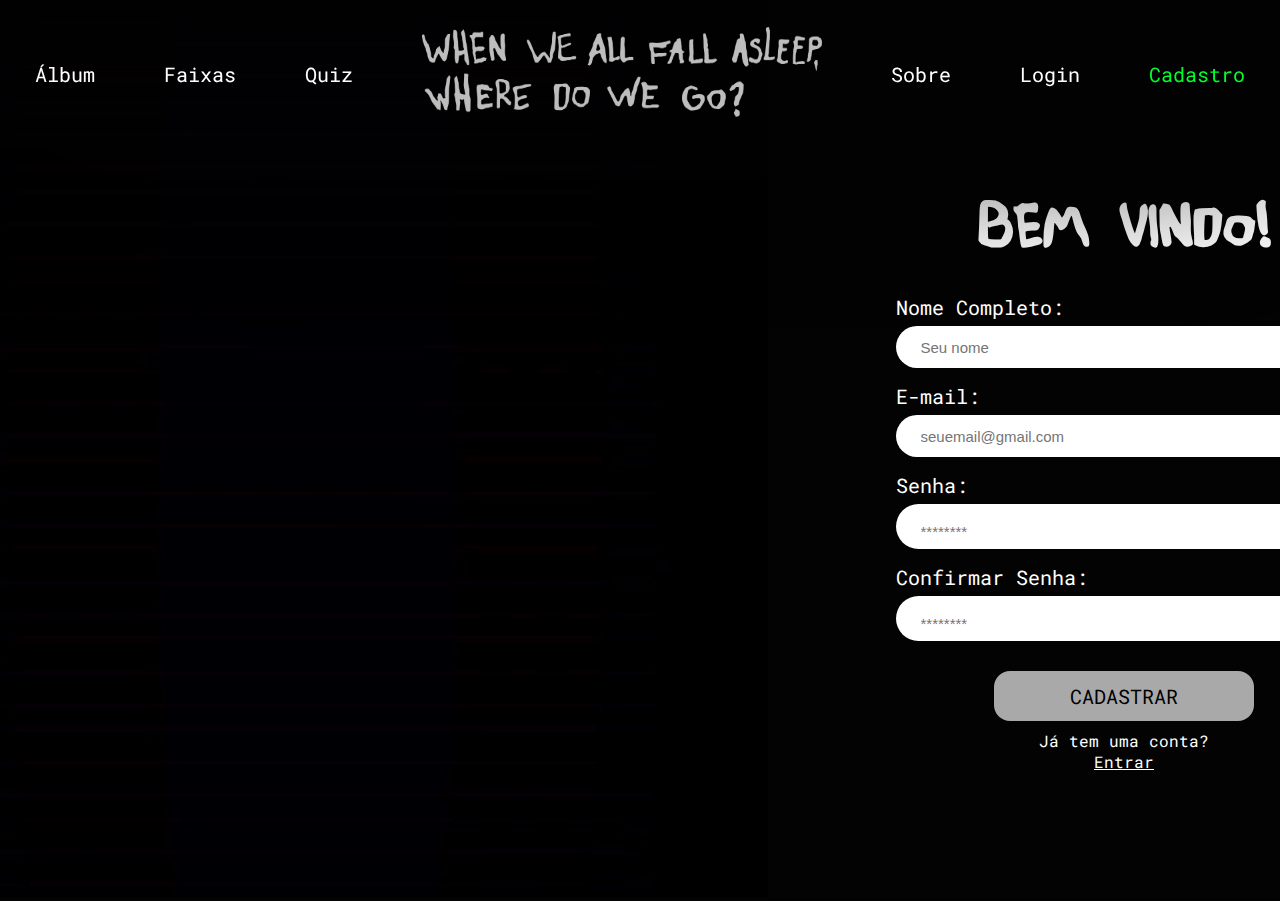
<file: public/cadastro.html>
<!DOCTYPE html>
<html lang="pt-BR">

<head>
    <meta charset="UTF-8">
    <meta name="viewport" content="width=device-width, initial-scale=1.0">
    <link rel="stylesheet" href="css/cadastro.css">
    <link rel="icon" href="./assets/fav-icon.png">
    <script src="./js/sessao.js"></script>

    <title> WWAFA | Cadastro </title>
</head>
<body>
    <div class="modal1 modal">
        <div class="contentmodal" id="modal_erro">
        </div>
    </div>
    <div class="modal2 modal">
        <div class="contentmodal" id="modal_exito">
            CADASTRO REALIZADO COM SUCESSO!
        </div>
    </div>

    <section class="telaCadastro">
        <ul class="navbar">
            <li><a href="./index.html#sobreAlbum">Álbum</a></li>
            <li><a href="./index.html#analiseFaixas">Faixas</a></li>
            <li><a href="./index.html#infQuiz">Quiz</a></li>
            <li><a href="./index.html"><img src="./assets/album_title.png"></a></li>
            <li><a href="./index.html#sobre">Sobre</a></li>
            <li><a href="./login.html">Login</a></li>
            <li><a id="atual" href="./cadastro.html">Cadastro</a></li>
        </ul>
        <div class="cadastro">
            <div class="imagem_cadastro">
                <img src="./assets/cadastro.gif" class="imagem-cover">
            </div>
            <div class="container">
                <div class="titulo">
                    <h1>BEM VINDO!</h1>
                </div>
                <div class="inputs_usuario">
                    <div class="campo">
                        <span>Nome Completo:</span>
                        <input type="text" id="input_nome" placeholder="Seu nome"><br>
                    </div>
                    <div class="campo">
                        <span>E-mail:</span>
                            <input type="text" id="input_email" placeholder="seuemail@gmail.com"><br>
                    </div>
                    <div class="campo">
                        <span>Senha:</span>
                        <input type="password" id="input_senha" placeholder="********"><br>
                    </div>
                    <div class="campo">
                        <span>Confirmar Senha:</span>
                        <input type="password" id="input_confirmar_senha" placeholder="********"><br>
                    </div>
                    <button onclick="cadastrar()" class="botao">
                        CADASTRAR
                    </button>
                    <div class="login_cadastro">
                        Já tem uma conta? <br>
                        <a href="./login.html">Entrar</a>
                    </div>
                    <div id="div_aguardar" class="loading-div">
                        <img src="./assets/blohsh.gif" id="loading-gif" />
                    </div>
                </div>
            </div>
        </div>
    </section>

</body>
</html>

<script>

    let caracteresEspeciais = ['@', '.', '*', '#', '$', '&']
    let letrasMaiusculas = ['A', 'B', 'C', 'D', 'E', 'F', 'G', 'H', 'I', 'J', 'K', 'L', 'M', 'N', 'O', 'P', 'Q', 'R', 'S', 'T', 'U', 'V', 'W', 'X', 'Y', 'Z']

    function cadastrar() {
        aguardar();

        //Recupere o valor da nova input pelo nome do id
        // Agora vá para o método fetch logo abaixo
        let nomeVar = input_nome.value;
        let emailVar = input_email.value;
        let senhaVar = input_senha.value;
        let confirmacaoSenhaVar = input_confirmar_senha.value;
        let arrobaEmail = emailVar.indexOf('@')
        let pontoEmail = emailVar.indexOf('.')
        let validacaoSenha = false



        if (nomeVar == "" ||
            emailVar == "" ||
            senhaVar == "" ||
            confirmacaoSenhaVar == ""
        ) {
            modal_erro.innerHTML = "PREENCHA TODOS OS CAMPOS PARA CONTINUAR!"
            validarSessao(1)
            return false;
        }
        if (pontoEmail == - 1 || arrobaEmail == -1) {
            modal_erro.innerHTML = "O E-MAIL DEVE CONTER UM @ E UM '.'!"
            validarSessao(1)
            return false;
        }
        if (senhaVar.length < 8) {
            modal_erro.innerHTML = "A SENHA PRECISA CONTER NO MÍNIMO OITO CARACTÉRES!"
            validarSessao(1)
            return;
        } else if (senhaVar != confirmacaoSenhaVar) {
            modal_erro.innerHTML = "SENHAS INCOMPATÍVEIS!"
            validarSessao(1)
            return false;
        } else {

            for (let caractereAtual = 0; caractereAtual < caracteresEspeciais.length; caractereAtual++) {
                if (senhaVar.indexOf(caracteresEspeciais[caractereAtual]) !== -1) {
                    validacaoSenha = true
                    break;
                }
            }
            if (validacaoSenha == false) {
                modal_erro.innerHTML = "A SENHA PRECISA CONTER AO MENOS UM CARACTER ESPECIAL!"
                validarSessao(1)
                return false;
            }

            validacaoSenha = false;
            for (let caractereAtual = 0; caractereAtual < letrasMaiusculas.length; caractereAtual++) {
                if (senhaVar.indexOf(letrasMaiusculas[caractereAtual]) !== -1) {
                    validacaoSenha = true
                    break;
                }
            }
            if (validacaoSenha == false) {
                modal_erro.innerHTML = "A SENHA PRECISA CONTER UMA LETRA MAIUSCULA!"
                validarSessao(1)
                return false;
            }

            validacaoSenha = false;
            for (let numAtual = 0; numAtual <= 9; numAtual++) {
                if (senhaVar.indexOf(numAtual) !== -1) {
                    validacaoSenha = true
                    break;
                }
            }
            if (validacaoSenha == false) {
                modal_erro.innerHTML = "A SENHA PRECISA CONTER UM NÚMERO!"
                validarSessao(1)
                return false;
            }

        }
        if (validacaoSenha == true) {
            cadastrarUsuario(nomeVar, emailVar, senhaVar)
        }
    }


    function cadastrarUsuario(nomeVar, emailVar, senhaVar) {
        // Enviando o valor da nova input
        fetch("/usuarios/cadastrar", {
            method: "POST",
            headers: {
                "Content-Type": "application/json",
            },
            body: JSON.stringify({
                // crie um atributo que recebe o valor recuperado aqui
                // Agora vá para o arquivo routes/usuario.js
                nomeServer: nomeVar,
                emailServer: emailVar,
                senhaServer: senhaVar,
            }),
        })
            .then(function (resposta) {
                console.log("resposta: ", resposta);

                if (resposta.ok) {
                    validarSessao(2)

                } else {
                    throw "Houve um erro ao tentar realizar o cadastro!";
                }
            })
            .catch(function (resposta) {
                console.log(`#ERRO: ${resposta}`);
                finalizarAguardar();
            });

        return false;
    }

    function validarSessao(numResposta) {

        // Esconde todos os modais
        const modais = document.querySelectorAll('.modal');
        modais.forEach(modal => modal.style.display = 'none');

        // Exibe o modal correspondente
        const modalSelecionado = document.querySelector(`.modal${numResposta}`);
        if (modalSelecionado) {
            modalSelecionado.style.display = 'block';
        }

        if (numResposta == 1) {
            setTimeout(function () {
                sumirModal()
                finalizarAguardar();
                return false;
            }, 2500)
        }
        else (
            setTimeout(function () {
                modal_exito.innerHTML = "REDIRECIONANDO A TELA DE LOGIN..."
                setTimeout(function () {
                    window.location = "./login.html";
                }, 3500);
                finalizarAguardar();
                return false;
            }, 2500)
        )
    }

    function sumirModal() {
        const modais = document.querySelectorAll('.modal');
        modais.forEach(modal => modal.style.display = 'none');
    }

</script>
</file>
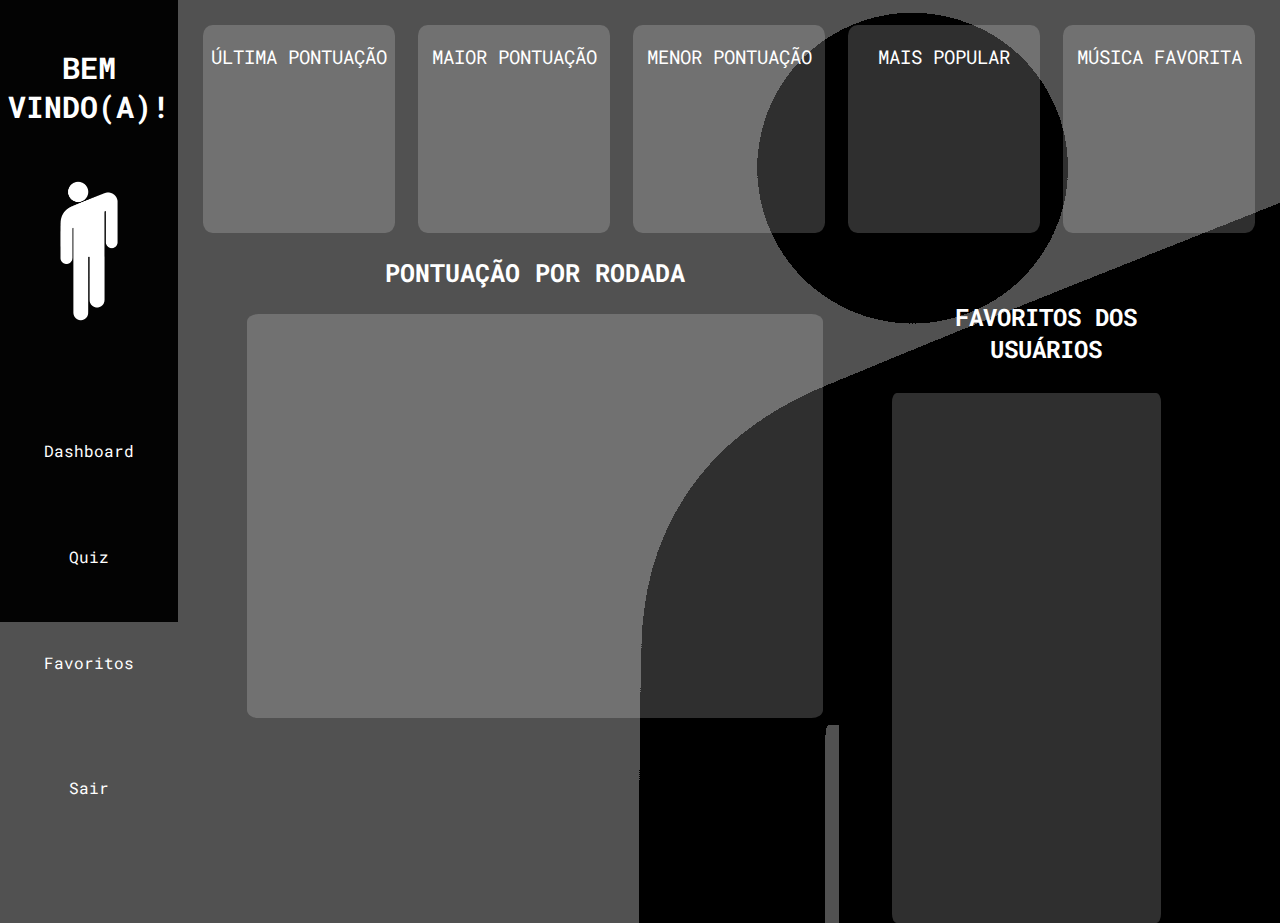
<file: public/dashboard.html>
<!DOCTYPE html>
<html lang="pt-BR">

<head>
    <meta charset="UTF-8">
    <meta name="viewport" content="width=device-width, initial-scale=1.0">
    <script src="http://www.chartjs.org/samples/latest/utils.js"></script>
    <script src="http://www.chartjs.org/dist/2.7.1/Chart.js"></script>
    <link rel="stylesheet" href="./css/dashboard.css">
    <link rel="icon" href="./assets/fav-icon.png">
    <title>WWAFA | Dashboard</title>
</head>

<body>
    <div class="container">
        <div class="menu">
            <div class="logo">
                <h1>BEM VINDO(A)!</h1>
                <img src="./assets/fav-icon.png">
            </div>
            <div id="opcoes_menu" class="opcoes">
                <a href="dashboard.html">Dashboard</a>
                <a href="quiz.html">Quiz</a>
                <a href="formulario.html">Favoritos</a>
                <a href="index.html" class="sair">Sair</a>
            </div>
        </div>

        <div class="dash">
            <div class="kpis">
                <div id="1" class="kpi1">
                    <p>ÚLTIMA PONTUAÇÃO</p>
                    <span id="span_ultima_pontuacao"></span>
                    <u id="u_msg"></u>
                </div>
                <div id="2" class="kpi2">
                    <p>MAIOR PONTUAÇÃO</p>
                    <span id="span_maior_pontuacao"></span>
                    <u id="u_rodada_maior"></u>
                </div>
                <div id="3" class="kpi3">
                    <p>MENOR PONTUAÇÃO</p>
                    <span id="span_menor_pontuacao"></span>
                    <u id="u_rodada_menor"></u>
                </div>
                <div id="4" class="kpi4">
                    <p>MAIS POPULAR</p>
                    <span id="span_popular"></span>
                    <u id="u_msc_popular"></u>
                </div>
                <div id="5" class="kpi5">
                    <p>MÚSICA FAVORITA</p>
                    <span id="span_favorito_usuario"></span>
                </div>
            </div>
            <div class="graficos">
                <div class="pontuacao">
                    <h3>PONTUAÇÃO POR RODADA</h3>
                    <section class="gquiz">
                        <canvas id="graficoQuiz" width="650" height="400"></canvas>
                    </section>
                </div>
                <div class="ranking">
                    <h2>FAVORITOS DOS USUÁRIOS</h2>
                    <section class="grank">
                        <canvas class="graficofav" id="grafico_favoritos" width="200" height="260"></canvas>
                    </section>
                </div>
            </div>
        </div>
    </div>
</body>

</html>

<script>

    let faixasFavoritas = ["!!!!!!!!",
        "bad guy",
        "xanny",
        "you should see me in a crown",
        "all the good girls go to hell",
        "wish you were gay",
        "when the party's over",
        "8",
        "my strange addiction",
        "bury a friend",
        "ilomilo",
        "listen before i go",
        "i love you",
        "goodbye"]


    function buscarDadosUsuario() {

        const idUsuario = sessionStorage.ID_USUARIO;

        if (!idUsuario) {
            console.error('ID de usuário não definido');
            return;
        }

        // DADOS DO QUIZ
        fetch(`/quiz/buscarUsuario/${idUsuario}`, {
            method: "GET",
            headers: {
                "Content-Type": "application/json",
            }
        })
            .then(function (resposta) {
                if (resposta.ok) {
                    return resposta.json();
                } else {
                    throw new Error("Houve um erro ao tentar trazer o resultado");
                }
            })
            .then(function (data) {
                if (data.length === 0) {
                    console.warn("Nenhum resultado encontrado");
                    return;
                }

                // Atualizar o gráfico com os dados recebidos
                atualizarGrafico(data);
            })
            .catch(function (erro) {
                console.error(`#ERRO: ${erro}`);
            });



        // DADOS DO FORMULARIO 
        fetch(`/formulario/buscarFavorito/${idUsuario}`, {
            method: "GET",
            headers: {
                "Content-Type": "application/json",
            }
        })
            .then(function (resposta) {
                if (resposta.ok) {
                    return resposta.json();
                } else {
                    throw new Error("Houve um erro ao tentar trazer o resultado");
                }
            })
            .then(function (data) {
                if (data.length === 0) {
                    console.warn("Nenhum resultado encontrado");
                    return;
                }

                // Atualizar o gráfico com os dados recebidos
                atualizarKPI(data);
            })
            .catch(function (erro) {
                console.error(`#ERRO: ${erro}`);
            });
    }

    function atualizarKPI(dadosFav) {
        // Pega o índice da faixa favorita do último envio de formulário
        const ultimoEnvio = dadosFav[dadosFav.length - 1];
        const indiceFaixaFavorita = Object.values(ultimoEnvio).indexOf(1);

        // Exibe a faixa favorita no HTML
        const faixaFavorita = faixasFavoritas[indiceFaixaFavorita];
        span_favorito_usuario.innerHTML = faixaFavorita;

    }



    // Criar o gráfico de barras
    const ctx = document.getElementById('graficoQuiz').getContext('2d');
    const graficoQuiz = new Chart(ctx, {
        type: 'bar',
        data: {
            labels: [], // Adicione os labels conforme necessário
            datasets: [{
                label: 'Acertos',
                data: [],
                backgroundColor: '#00ff2a',
                borderColor: 'transparent',
                borderWidth: 1
            }]
        },
        options: {
            scales: {
                y: {
                    beginAtZero: true
                }
            }
        }
    });

    function atualizarGrafico(dados) {
        // Se houver mais de 10 dados, manter apenas os 10 mais recentes
        if (dados.length > 10) {
            dados = dados.slice(-10);
        }
        let ultimaTentativa = dados[dados.length-1].qtdAcertos
        let msgPontos = "Mais sorte na próxima!"

        graficoQuiz.data.labels = [];
        graficoQuiz.data.datasets[0].data = [];

        // Puxando os dados de quantidade de acertos para fazer a maior pontuação, começando sempre com o primerio dado
        let maiorPontuacao = Number(dados[0].qtdAcertos)
        let rodadaMaior = 0
        // Puxando os dados para menor pontuação
        let menorPontuacao = Number(dados[0].qtdAcertos)
        let rodadaMenor = 0

        // Adiciona os dados ao gráfico
        for (let i = 0; i < dados.length; i++) {
            const numeroTentativa = i + 1; // Calcula o número da tentativa com base no índice atual
            graficoQuiz.data.labels.push(`${numeroTentativa}ª Rodada`);
            graficoQuiz.data.datasets[0].data.push(dados[i].qtdAcertos);

            // Define que quando um novo dado for maior que o anterior, ele será a maior pontuação
            if (dados[i].qtdAcertos >= maiorPontuacao) {
                maiorPontuacao = dados[i].qtdAcertos
                rodadaMaior = i
                // console.log(`A maior pontuação foi de ${maiorPontuacao} na ${rodadaMaior} rodada`)
            }
            if (dados[i].qtdAcertos <= menorPontuacao) {
                menorPontuacao = dados[i].qtdAcertos
                rodadaMenor = i + 1
                // console.log(`A menor pontuação foi de ${menorPontuacao} na ${rodadaMenor} rodada`)
            }

        }

        if (ultimaTentativa > 7) {
            msgPontos = "Mandou bem!"
        } else if (ultimaTentativa > 4) {
            msgPontos = "Nada mal!"
        }

        // Enviando dados para KPI
        span_maior_pontuacao.innerHTML = `${maiorPontuacao}/10`
        span_menor_pontuacao.innerHTML = `${menorPontuacao}/10`
        span_ultima_pontuacao.innerHTML = `${ultimaTentativa}/10`
        u_rodada_maior.innerHTML = `${rodadaMaior}ª Rodada`
        u_rodada_menor.innerHTML = `${rodadaMenor}ª Rodada`
        u_msg.innerHTML = msgPontos
        // Atualiza o gráfico
        graficoQuiz.update();
    }


    // Chamar a função para buscar os dados do usuário e atualizar o gráfico
    buscarDadosUsuario();

    setInterval(buscarDadosUsuario, 10000);


    function atualizarGraficoFavoritos(dados) {
        console.log("Dados recebidos para o gráfico de favoritos:", dados);

        const ctx = document.getElementById('grafico_favoritos').getContext('2d');

        // Extrair os votos de favoritos dos dados recebidos e converter para números inteiros
        const votosFormulario = Object.values(dados[0]).map(Number);
        let maisVotado = 0;
        let qtdVotos = 0;

        // CALCULA QUAL FOI A FAIXA MAIS VOTADA
        for (let i = 0; i < votosFormulario.length; i++) {
            if (votosFormulario[i] > maisVotado) {
                maisVotado = votosFormulario[i];
                qtdVotos = i;
            }
        }

        // PEGA O NOME DA FAIXA
        const nomeMaisVotado = faixasFavoritas[qtdVotos];

        const graficoFavoritos = new Chart(ctx, {
            type: 'horizontalBar',
            data: {
                labels: ['!!!!!!!', 'bad guy', 'xanny', 'you should see me in a crown', 'all the good girls go to hell', 'wish you were gay', 'when the partys over', '8', 'my strange addiction', 'bury a friend', 'listen before i go', 'i love you', 'goodbye'],
                datasets: [{
                    label: 'Votos dos usuários',
                    data: votosFormulario,
                    borderColor: 'transparent',
                    backgroundColor: '#00ff2a',
                }]
            },
            options: {
                scales: {
                    x: {
                        beginAtZero: true,
                    },
                    y: {
                        beginAtZero: true,
                        ticks: {
                            color: 'red'
                        }
                    }
                },
                animation: {
                    duration: 0
                },
            }
        });

        // EXIBE A FAIXA E OS VOTOS
        span_popular.innerHTML = nomeMaisVotado;
        u_msc_popular.innerHTML = `${maisVotado} Votos`;
    }




    function buscarDadosFavoritos() {
        fetch("/formulario/verFavorito", {
            method: "GET",
            headers: {
                "Content-Type": "application/json",
            }
        })
            .then(function (resposta) {
                if (resposta.ok) {
                    return resposta.json();
                } else {
                    throw new Error("Houve um erro ao tentar trazer o resultado");
                }
            })
            .then(function (data) {
                if (data.length === 0) {
                    console.warn("Nenhum resultado encontrado");
                    return;
                }

                // Atualizar o gráfico com os dados recebidos
                atualizarGraficoFavoritos(data);
            })
            .catch(function (erro) {
                console.error(`#ERRO: ${erro}`);
            });
    }

    // Chame a função para buscar os dados e atualizar o gráfico
    buscarDadosFavoritos();


</script>
</file>
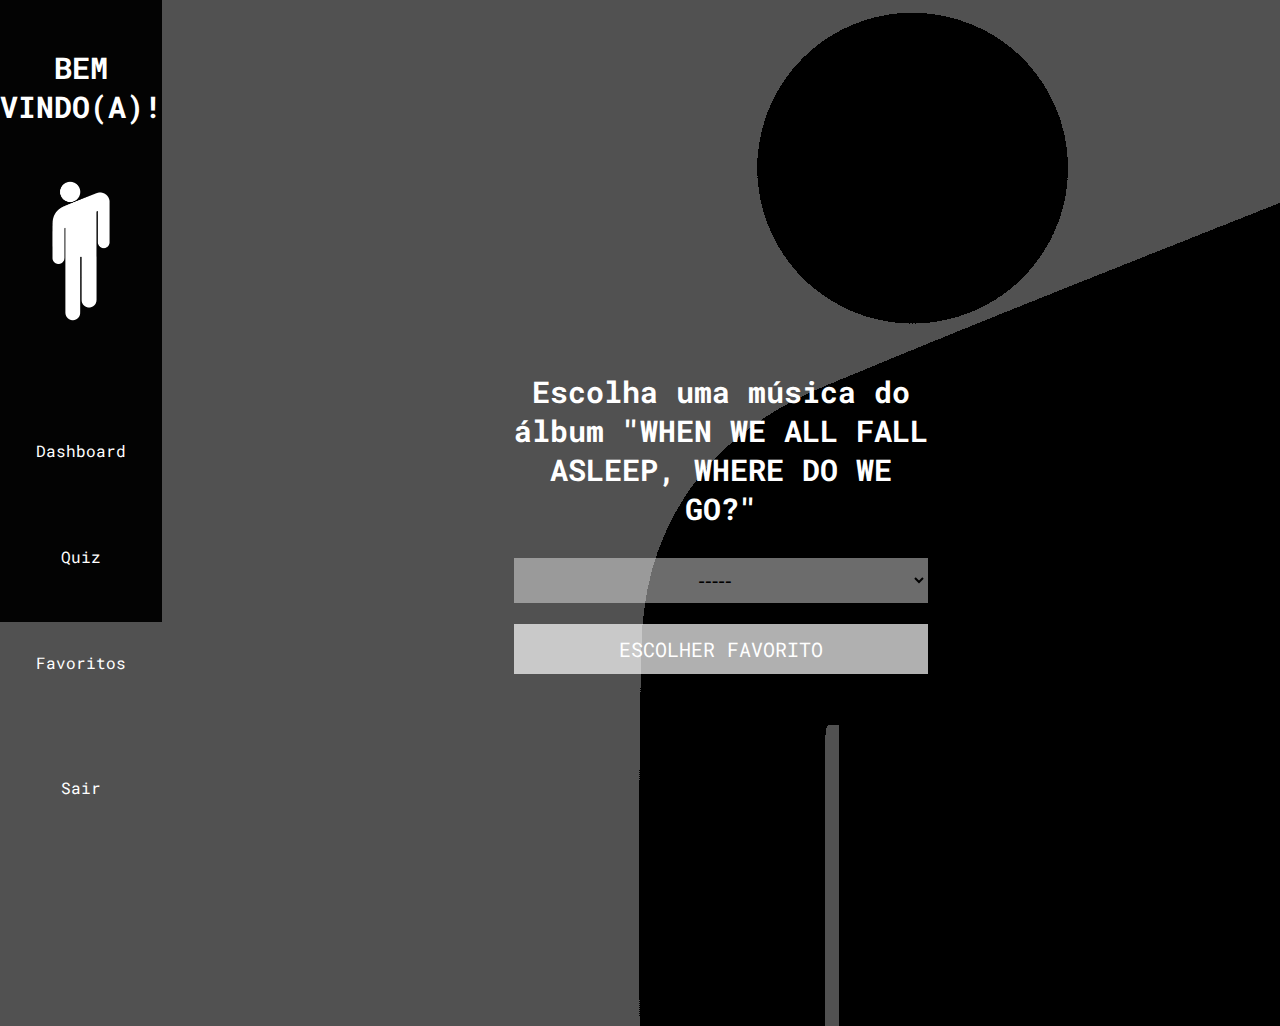
<file: public/formulario.html>
<!DOCTYPE html>
<html lang="pt-BR">

<head>
    <meta charset="UTF-8">
    <meta name="viewport" content="width=device-width, initial-scale=1.0">
    <link rel="stylesheet" href="./css/dashboard.css">
    <link rel="icon" href="./assets/fav-icon.png">
    <title> WWAFA | Faixa Favorita </title>
</head>

<body>
    <div class="container">
        <div class="menu">
            <div class="logo">
                <h1>BEM VINDO(A)!</h1>
                <img src="./assets/fav-icon.png">
            </div>
            <div id="opcoes_menu" class="opcoes">
                <a href="dashboard.html">Dashboard</a>
                <a href="quiz.html">Quiz</a>
                <a href="formulario.html">Favoritos</a>
                <a href="index.html" class="sair">Sair</a>
            </div>
        </div>
        <div class="formulario">
            <h1>Escolha uma música do álbum "WHEN WE ALL FALL ASLEEP, WHERE DO WE GO?"</h1>
            <select id="select_faixa">
                <option value="0"> ----- </option>
                <option value="1"> !!!!!!!! </option>
                <option value="2"> bad guy </option>
                <option value="3"> xanny </option>
                <option value="4"> you should see me in a crown </option>
                <option value="5"> all the good girls go to hell </option>
                <option value="6"> wish you were gay </option>
                <option value="7"> when the party's over </option>
                <option value="8"> 8 </option>
                <option value="9"> my strange addiction </option>
                <option value="10"> bury a friend </option>
                <option value="11"> ilomilo </option>
                <option value="12"> listen before i go </option>
                <option value="13"> i love you </option>
                <option value="14"> goodbye </option>
            </select><br>
            <button onclick="envFavorito()"> ESCOLHER FAVORITO </button>
            <div class="mensagem" id="div_mensagem" style="display: none;"></div>
        </div>
    </div>
</body>

</html>

<script>
    let faixa1 = 0
    let faixa2 = 0
    let faixa3 = 0
    let faixa4 = 0
    let faixa5 = 0
    let faixa6 = 0
    let faixa7 = 0
    let faixa8 = 0
    let faixa9 = 0
    let faixa10 = 0
    let faixa11 = 0
    let faixa12 = 0
    let faixa13 = 0
    let faixa14 = 0

    function envFavorito() {
        faixaSelecionada = select_faixa.value

        if (faixaSelecionada == 0) {
            div_mensagem.style.display = 'flex'
            div_mensagem.innerHTML = "ESCOLHA UMA FAIXA PARA CONTINUAR"
            setTimeout(function () {
                sumirMensagem()
            }, 2500)
        } else {
            for (i = 1; i < select_faixa.length; i++) {
                if (faixaSelecionada > 0) {
                    const faixaSelecionadaInt = parseInt(faixaSelecionada);
                    if (faixaSelecionadaInt == i) {
                        eval(`faixa${i} = 1`);
                    } else {
                        eval(`faixa${i} = 0`);
                    }
                }
            }
            enviarFormulario()



            div_mensagem.style.display = 'flex'
            div_mensagem.innerHTML = "MÚSICA REGISTRADA COM SUCESSO! <br>"
            setTimeout(function () {
                div_mensagem.innerHTML = "REDIRECIONANDO A DASHBOARD..."
            }, 1500);
            setTimeout(function () {
                window.location = "./dashboard.html";
            }, 3500);
        }


    }

    function sumirMensagem() {
        div_mensagem.style.display = 'none'
        div_mensagem.innerHTML = ""
    }

    function enviarFormulario() {
        fetch("/formulario/enviarFavorito", {
            method: "POST",
            headers: {
                "Content-Type": "application/json",
            },
            body: JSON.stringify({
                usuarioServer: sessionStorage.ID_USUARIO,
                faixa1Server: faixa1,
                faixa2Server: faixa2,
                faixa3Server: faixa3,
                faixa4Server: faixa4,
                faixa5Server: faixa5,
                faixa6Server: faixa6,
                faixa7Server: faixa7,
                faixa8Server: faixa8,
                faixa9Server: faixa9,
                faixa10Server: faixa10,
                faixa11Server: faixa11,
                faixa12Server: faixa12,
                faixa13Server: faixa13,
                faixa14Server: faixa14
            }),
        })
            .then(function (resposta) {
                console.log("resposta: ", resposta);
            })
            .catch(function (resposta) {
                console.log(`#ERRO: ${resposta}`);
            });
            
    }
</script>
</file>
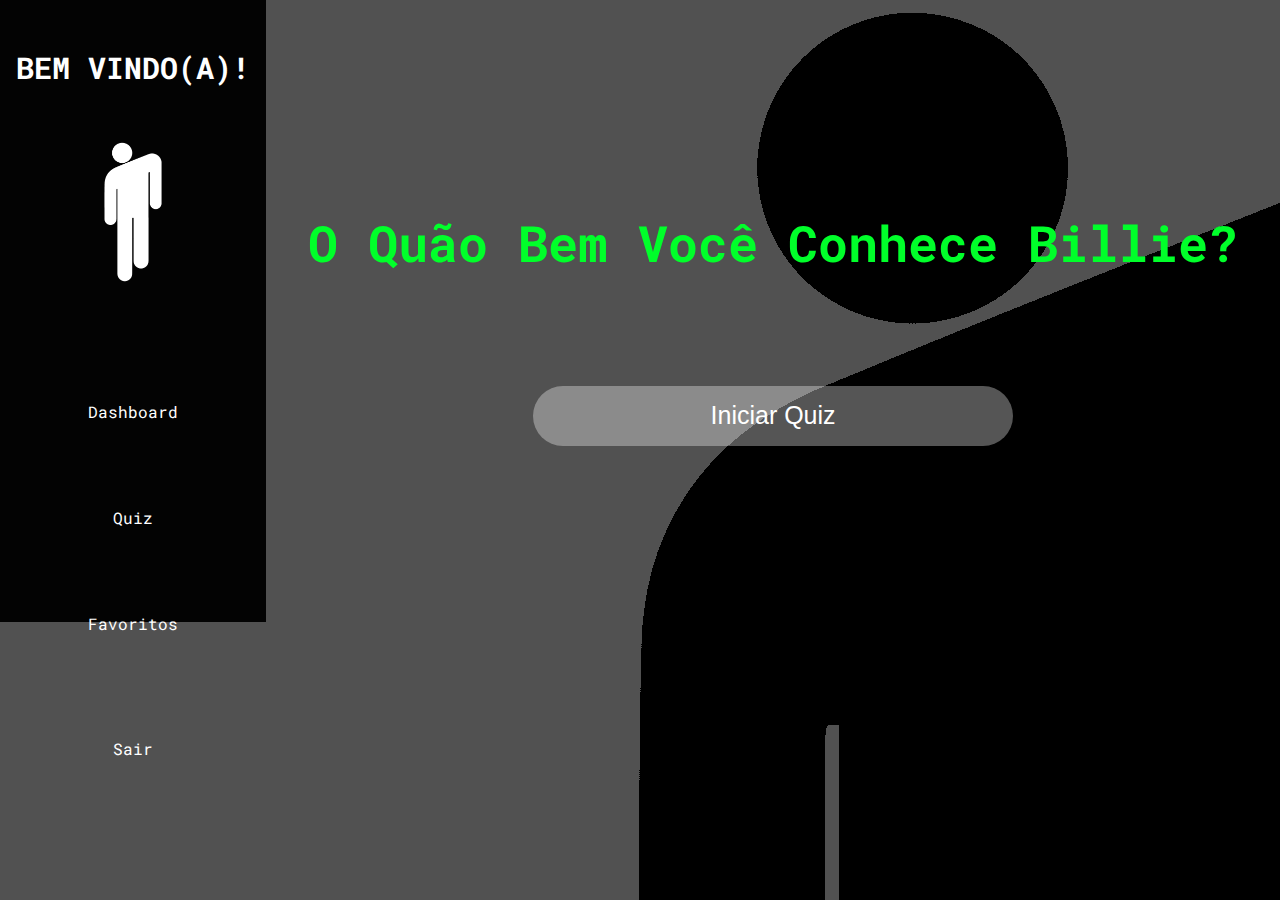
<file: public/quiz.html>
<!DOCTYPE html>
<html lang="pt-BR">

<head>
    <meta charset="UTF-8">
    <meta name="viewport" content="width=device-width, initial-scale=1.0">
    <link rel="stylesheet" href="./css/dashboard.css">
    <link rel="icon" href="./assets/fav-icon.png">
    <title> WWAFA | Quiz Billie </title>
</head>

<body>
    <div class="container">
        <div class="menu">
            <div class="logo">
                <h1>BEM VINDO(A)!</h1>
                <img src="./assets/fav-icon.png">
            </div>
            <div id="opcoes_menu" class="opcoes">
                <a href="dashboard.html">Dashboard</a>
                <a href="quiz.html">Quiz</a>
                <a href="formulario.html">Favoritos</a>
                <a href="index.html" class="sair">Sair</a>
            </div>
        </div>
        <div class="container-quiz">
            <div class="quiz" id="quiz">
                <h1>O Quão Bem Você Conhece Billie?</h1>
                <div class="perguntas_quiz" id="question"></div>
                <div class="respostas_quiz" id="options"></div>
                <button id="iniciar" onclick="iniciarQuiz()">Iniciar Quiz</button>
            </div>
        </div>
    </div>
</body>
<script>
    const quizData = [
        {
        //     question: "Qual o sobrenome de Billie?",
        //     options: ["Ailash", "Eillish", "Eilish", "Eilich"],
        //     answer: "Eilish"
        // },
        // {
        //     question: "Billie tem como melhor amigo e produtor seu irmão...",
        //     options: ["Finneas", "Logan", "Josh", "Paul"],
        //     answer: "Finneas"
        // },
        // {
        //     question: "Durante sua carreira, Billie lançou alguns álbuns e EP's. Quantos álbuns Billie lançou até hoje?",
        //     options: ["4 álbuns", "3 álbuns", "1 álbum", "Ela não tem álbuns"],
        //     answer: "3 álbuns"
        // },
        // {
        //     question: "Um EP é uma espécie de álbum que contém menos músicas que um álbum convencional. Quantos EP's Eilish já lançou?",
        //     options: ["Ela não tem EP", "1 EP", "5 EP'S", "2 EP'S"],
        //     answer: "2 EP'S"
        // },
        // {
        //     question: "Com seu debut, Billie conquistou o marco de 6 Grammy's, sendo eles de Gravação, Música, Álbum, Pop Vocal, Pop Solo e Melhor Nova Artista Do Ano. Além desses, quantos Grammy's Billie possui?",
        //     options: ["15 Grammy's", "8 Grammy", "7 Grammy's", "9 Grammy's", "10 Grammy's", "12 Grammy's"],
        //     answer: "9 Grammy's"
        // },
        // {
        //     question: "Finneas, irmão de Billie, sempre amou produzir músicas. Com esse amor, ele produziu uma música e precisava de sua irmã para gravar a voz do som, sendo sua primeira música lançada a fazer sucesso. Qual o nome da canção?",
        //     options: ["Bellyache", "Ocean Eyes", "Lovely", "Six Feed Under"],
        //     answer: "Ocean Eyes"
        // },
        // {
        //     question: "Qual o nome do mais recente álbum que Billie lançou?",
        //     options: ["What Was I Made For?", "Hit Me Hard And Soft", "Happier Than Ever", "Guitar Songs"],
        //     answer: "Hit Me Hard And Soft"
        // },
        // {
        //     question: "Quando pequena, Billie era fascinada por um cantor pop. Qual era o nome dele?",
        //     options: ["Jay-Z", "Justin Bieber", "Eminem", "Justin Timberlake"],
        //     answer: "Justin Bieber"
        // },
        // {
        //     question: "Sabendo que sua primeira música foi lançada no soundcloud sem maiores intenções de estourar, Billie conquistou várias rádios e ouvintes pelo mundo. Em que ano essa música foi lançada",
        //     options: ["2011", "2015", "2019", "2014", "2016"],
        //     answer: "2016"
        // },
        // {
            question: "Billie conquistou o Oscar por 'No Time To Die', música tema do filme do 007. Em 2024, Billie retornou a conquistar outro Oscar pela música tema do filme 'Barbie'. Que música era essa?",
            options: ["TV", "Ocean Eyes", "What Was I Made For?", "Blue", "Kennergy"],
            answer: "What Was I Made For?"
        }
    ];

    let scoreVar = 0;

    function iniciarQuiz() {
        document.getElementById("iniciar").style.display = 'none';
        const questionElement = document.getElementById("question");
        const optionsElement = document.getElementById("options");

        let currentQuestion = 0;
        scoreVar = 0
        function showQuestion() {
            const question = quizData[currentQuestion];
            questionElement.innerText = question.question;

            optionsElement.innerHTML = "";
            question.options.forEach(option => {
                const button = document.createElement("button");
                button.innerText = option;
                optionsElement.appendChild(button);
                button.addEventListener("click", selectAnswer);
            });
        }

        function selectAnswer(e) {
            const selectedButton = e.target;
            const answer = quizData[currentQuestion].answer;

            if (selectedButton.innerText === answer) {
                scoreVar++;
            }

            currentQuestion++;

            if (currentQuestion < quizData.length) {
                showQuestion();
            } else {
                enviarResultado();
                showResult();
            }
        }

        function showResult() {
            document.getElementById("quiz").innerHTML = `
                <h1>Quiz Concluído</h1>
                <p>Você acertou ${scoreVar} de um total de ${quizData.length} questões</p>
                <p>Para visualização de resultados anteriores,</p>
                <a href="./dashboard.html">RETORNE A DASHBOARD</a>
                <button id="restart" onclick="reiniciarQuiz()">Recomeçar Quiz</button>
            `;
        }

        showQuestion();
    }

    function reiniciarQuiz() {
        document.getElementById("quiz").innerHTML = `
                <h1>O Quão Bem Você Conhece Billie?</h1>
                <div class="perguntas_quiz" id="question"></div>
                <div class="respostas_quiz" id="options"></div>
                <button id="iniciar" onclick="iniciarQuiz()">Iniciar Quiz</button>
        `;
    }

    function enviarResultado() {
        fetch("/quiz/enviarResultado", {
            method: "POST",
            headers: {
                "Content-Type": "application/json",
            },
            body: JSON.stringify({
                usuarioServer: sessionStorage.ID_USUARIO,
                scoreServer: scoreVar
            }),
        })
            .then(function (resposta) {
                console.log("resposta: ", resposta);
            })
            .catch(function (resposta) {
                console.log(`#ERRO: ${resposta}`);
            });
    }

</script>

</html>
</file>
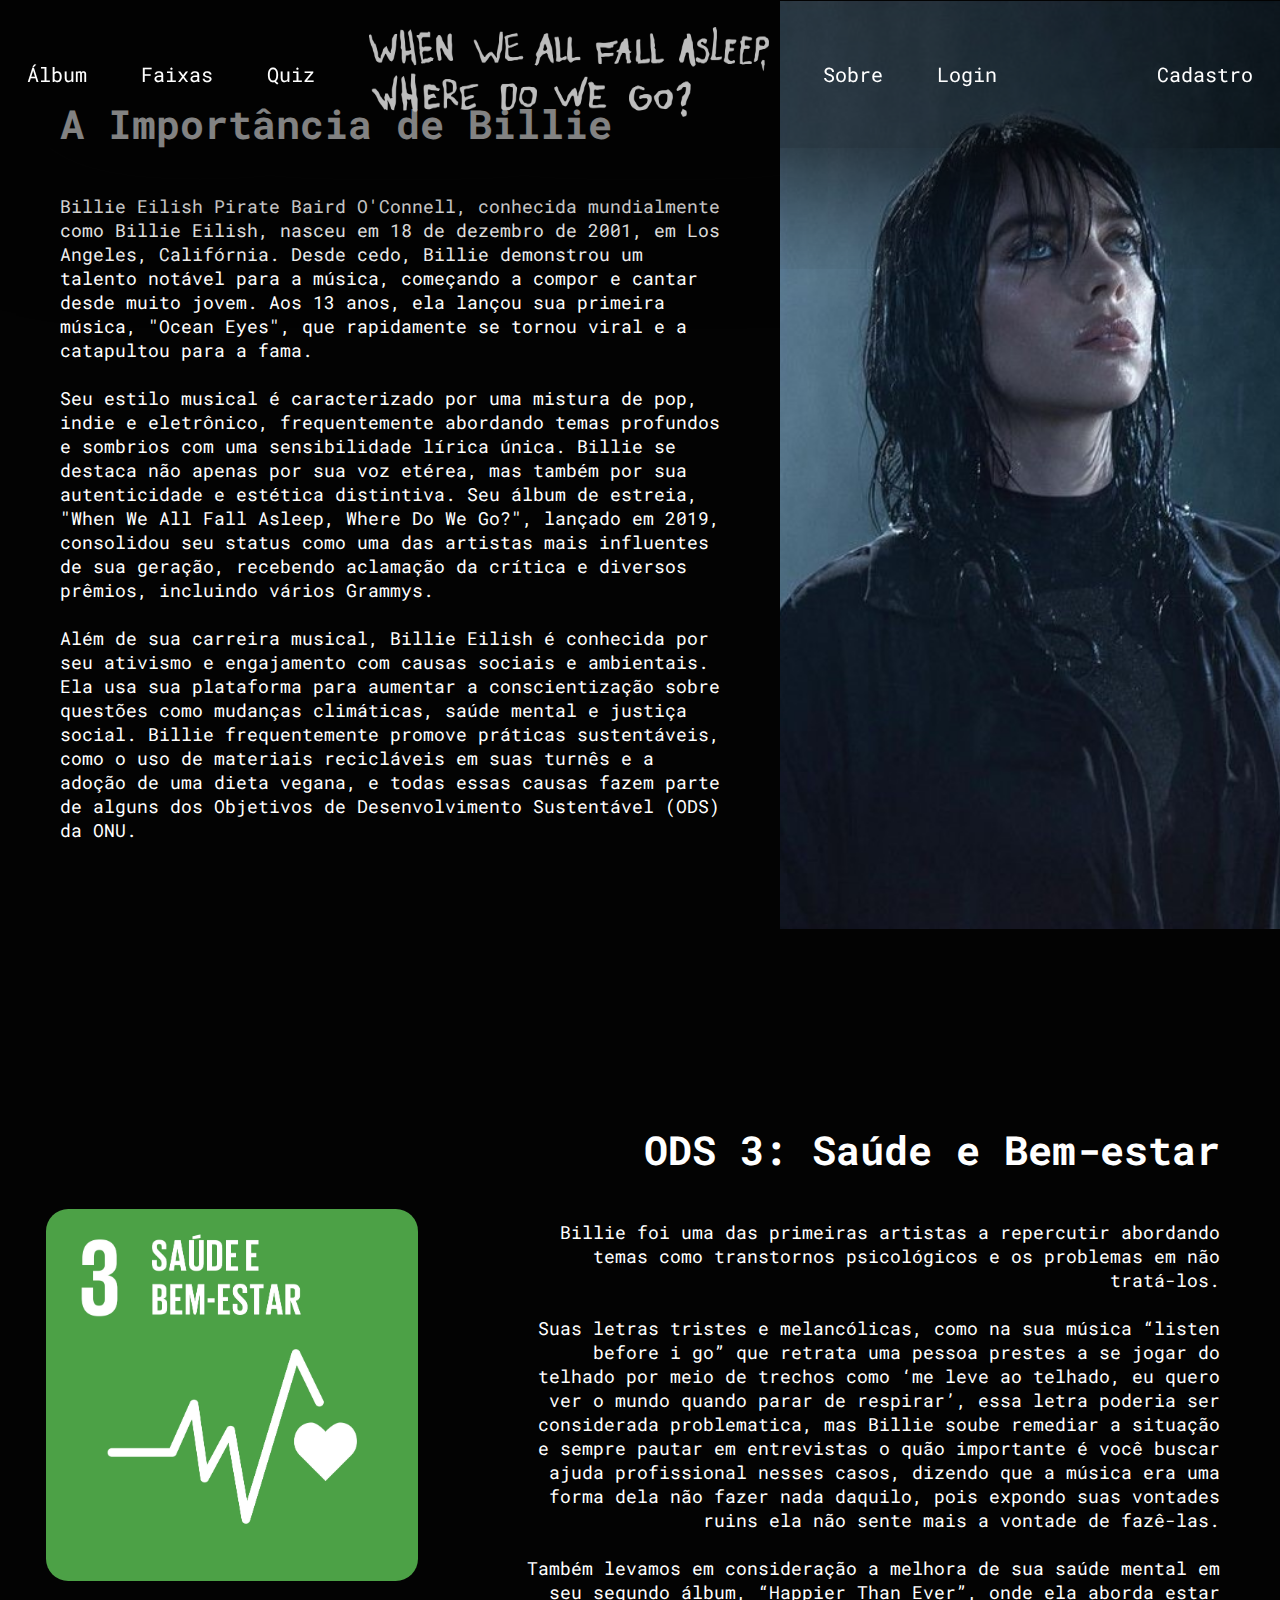
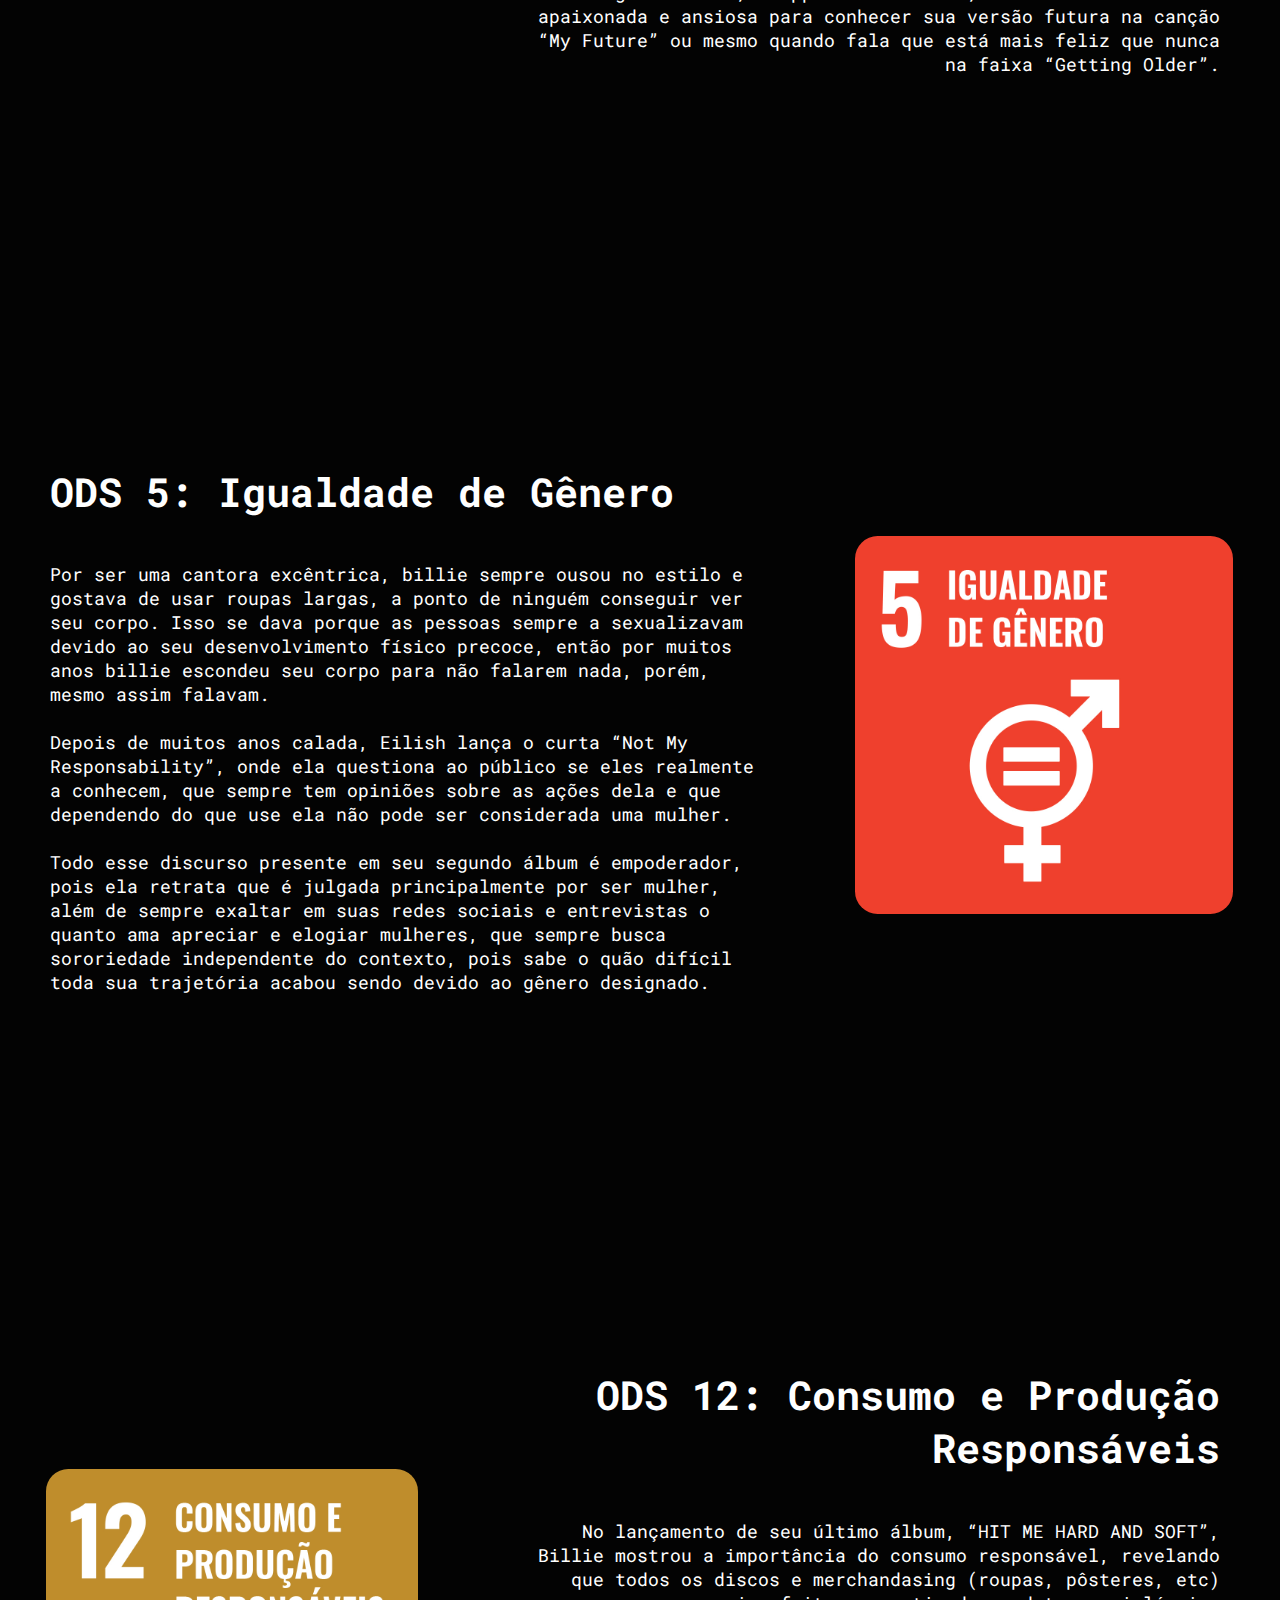
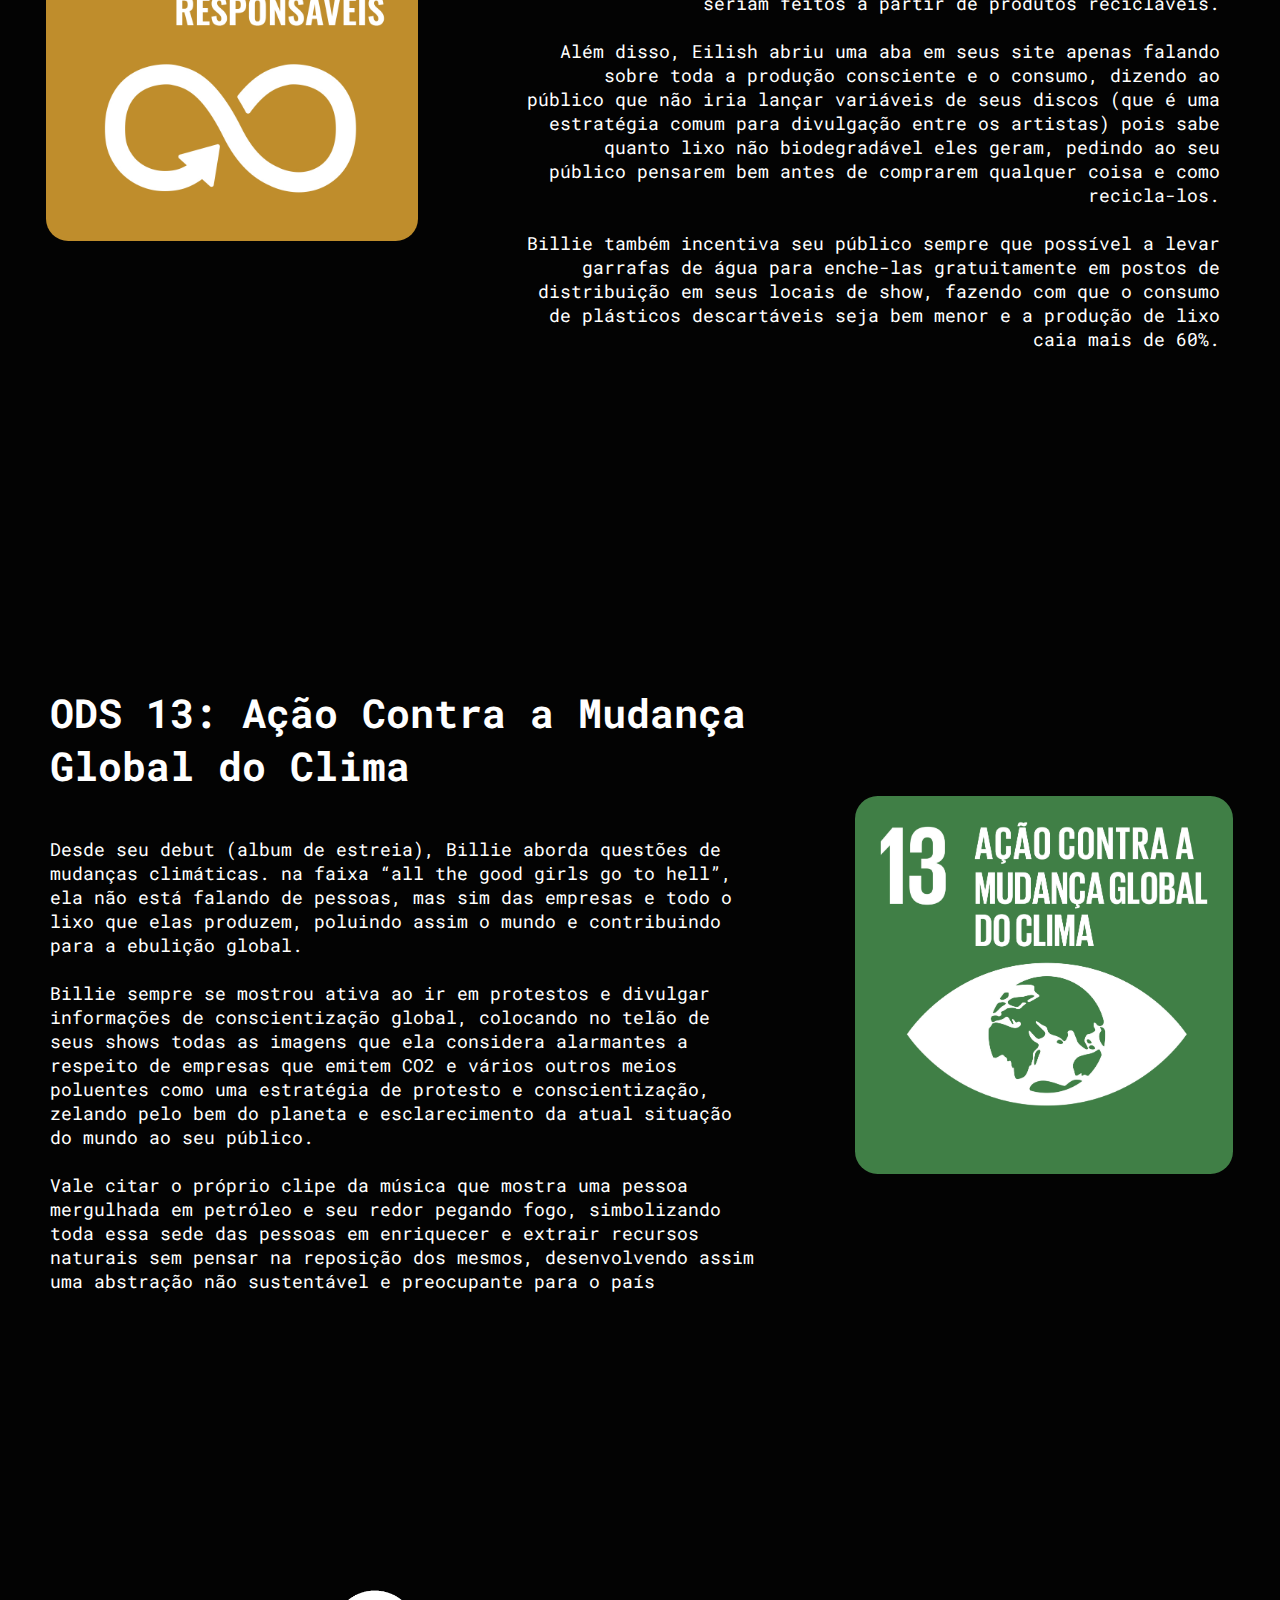
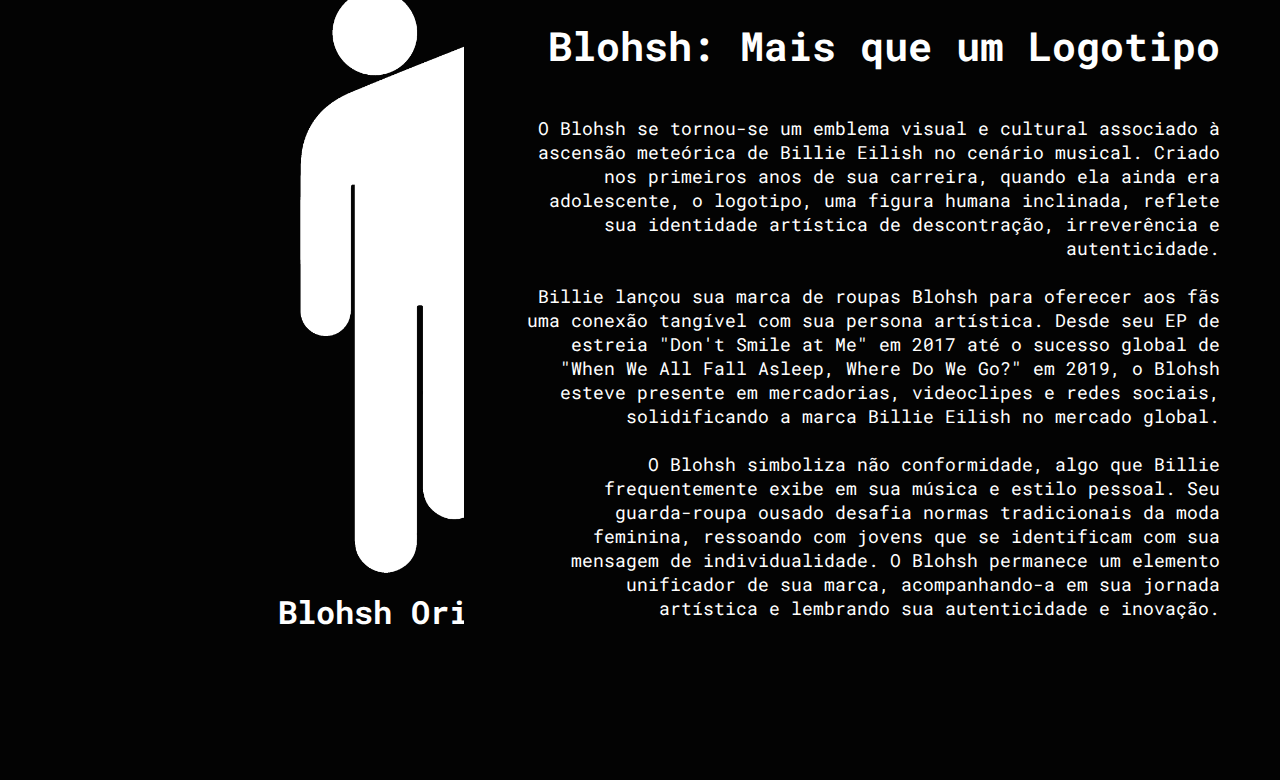
<file: public/sobre.html>
<!DOCTYPE html>
<html lang="en">

<head>
    <meta charset="UTF-8">
    <meta name="viewport" content="width=device-width, initial-scale=1.0">
    <title> WWAFA | Sobre </title>
    <link rel="stylesheet" href="./css/sobre.css">
</head>

<body>
    <ul class="navbar">
        <li><a href="./index.html#sobreAlbum">Álbum</a></li>
        <li><a href="./index.html#analiseFaixas">Faixas</a></li>
        <li><a href="./index.html#infQuiz">Quiz</a></li>
        <li><a href="./index.html"><img src="./assets/album_title.png"></a></li>
        <li><a href="./index.html#sobre">Sobre</a></li>
        <div id="deslogado" class="opnav">
            <li><a href="./login.html">Login</a></li>
            <li><a href="./cadastro.html">Cadastro</a></li>
        </div>
        <div id="logado" class="opnav" >
            <li><a href="./dashboard/dashboard.html">Dashboard</a></li>
            <li><a class="nomeUsuario">Olá, <b id="b_usuario"></b></a></li>
        </div>
    </ul>
    <section class="telaUm">
        <div class="sobreBillie">
            <div class="container">
                <div class="texto_billie">
                    <h1>A Importância de Billie</h1>
                    <p>
                        Billie Eilish Pirate Baird O'Connell, conhecida mundialmente como Billie Eilish, nasceu em 18 de
                        dezembro de 2001, em Los Angeles, Califórnia. Desde cedo, Billie demonstrou um talento notável
                        para
                        a música, começando a compor e cantar desde muito jovem. Aos 13 anos, ela lançou sua primeira
                        música, "Ocean Eyes", que rapidamente se tornou viral e a catapultou para a fama. <br><br>

                        Seu estilo musical é caracterizado por uma mistura de pop, indie e eletrônico, frequentemente
                        abordando temas profundos e sombrios com uma sensibilidade lírica única. Billie se destaca não
                        apenas por sua voz etérea, mas também por sua autenticidade e estética distintiva. Seu álbum de
                        estreia, "When We All Fall Asleep, Where Do We Go?", lançado em 2019, consolidou seu status como
                        uma
                        das artistas mais influentes de sua geração, recebendo aclamação da crítica e diversos prêmios,
                        incluindo vários Grammys. <br><br>

                        Além de sua carreira musical, Billie Eilish é conhecida por seu ativismo e engajamento com
                        causas
                        sociais e ambientais. Ela usa sua plataforma para aumentar a conscientização sobre questões como
                        mudanças climáticas, saúde mental e justiça social. Billie frequentemente promove práticas
                        sustentáveis, como o uso de materiais recicláveis em suas turnês e a adoção de uma dieta vegana,
                        e
                        todas essas causas fazem parte de alguns dos Objetivos de Desenvolvimento Sustentável (ODS) da
                        ONU.
                    </p>

                </div>
                <div class="imagem_billie">
                    <img class="img_billie" src="./assets/sobreBillie.jpeg">
                    <img class="img_billie_hover" src="./assets/sobreBillieHover.jpeg">
                </div>
            </div>
        </div>
    </section>

    <section class="telaDois">
        <div class="ODSUm">
            <div class="container">
                <div class="imagem_ODSUm">
                    <img class="img_ODS1" src="./assets/ODS1.jpg">
                </div>
                <div class="texto_ODSUm">
                    <h1>ODS 3: Saúde e Bem-estar</h1>
                    <p>
                        Billie foi uma das primeiras artistas a repercutir abordando temas como transtornos psicológicos
                        e
                        os problemas em não tratá-los. <br><br>
                        Suas letras tristes e melancólicas, como na sua música “listen before i go” que retrata uma
                        pessoa
                        prestes a se jogar do telhado por meio de trechos como ‘me leve ao telhado, eu quero ver o mundo
                        quando parar de respirar’, essa letra poderia ser considerada problematica, mas Billie soube
                        remediar a situação e sempre pautar em entrevistas o quão importante é você buscar ajuda
                        profissional nesses casos, dizendo que a música era uma forma dela não fazer nada daquilo, pois
                        expondo suas vontades ruins ela não sente mais a vontade de fazê-las. <br><br>
                        Também levamos em consideração a melhora de sua saúde mental em seu segundo álbum, “Happier Than
                        Ever”, onde ela aborda estar apaixonada e ansiosa para conhecer sua versão futura na canção “My
                        Future” ou mesmo quando fala que está mais feliz que nunca na faixa “Getting Older”.
                    </p>
                </div>
            </div>
        </div>
    </section>

    <section class="telaTres">
        <div class="ODSDois">
            <div class="container">
                <div class="texto_ODSDois">
                    <h1>ODS 5: Igualdade de Gênero</h1>
                    <p>
                        Por ser uma cantora excêntrica, billie sempre ousou no estilo e gostava de usar roupas largas, a
                        ponto de ninguém conseguir ver seu corpo. Isso se dava porque as pessoas sempre a sexualizavam
                        devido ao seu desenvolvimento físico precoce, então por muitos anos billie escondeu seu corpo
                        para
                        não falarem nada, porém, mesmo assim falavam. <br><br>
                        Depois de muitos anos calada, Eilish lança o curta “Not My Responsability”, onde ela questiona
                        ao
                        público se eles realmente a conhecem, que sempre tem opiniões sobre as ações dela e que
                        dependendo
                        do que use ela não pode ser considerada uma mulher. <br><br>
                        Todo esse discurso presente em seu segundo álbum é empoderador, pois ela retrata que é julgada
                        principalmente por ser mulher, além de sempre exaltar em suas redes sociais e entrevistas o
                        quanto
                        ama apreciar e elogiar mulheres, que sempre busca sororiedade independente do contexto, pois
                        sabe o
                        quão difícil toda sua trajetória acabou sendo devido ao gênero designado.
                    </p>
                </div>
                <div class="imagem_ODSDois">
                    <img class="img_ODS2" src="./assets/ODS2.jpg">
                </div>
            </div>
        </div>
    </section>

    <section class="telaQuatro">
        <div class="ODSTres">
            <div class="container">
                <div class="imagem_ODSTres">
                    <img class="img_ODS3" src="./assets/ODS3.jpg">
                </div>
                <div class="texto_ODSTres">
                    <h1>ODS 12: Consumo e Produção Responsáveis</h1>
                    <p>
                        No lançamento de seu último álbum, “HIT ME HARD AND SOFT”, Billie mostrou a importância do
                        consumo
                        responsável, revelando que todos os discos e merchandasing (roupas, pôsteres, etc) seriam feitos
                        a
                        partir de produtos recicláveis. <br><br>
                        Além disso, Eilish abriu uma aba em seus site apenas falando sobre toda a produção consciente e
                        o
                        consumo, dizendo ao público que não iria lançar variáveis de seus discos (que é uma estratégia
                        comum
                        para divulgação entre os artistas) pois sabe quanto lixo não biodegradável eles geram, pedindo
                        ao
                        seu público pensarem bem antes de comprarem qualquer coisa e como recicla-los. <br><br>
                        Billie também incentiva seu público sempre que possível a levar garrafas de água para enche-las
                        gratuitamente em postos de distribuição em seus locais de show, fazendo com que o consumo de
                        plásticos descartáveis seja bem menor e a produção de lixo caia mais de 60%.
                    </p>
                </div>
            </div>
        </div>
    </section>

    <section class="telaCinco" id="ODS13">
        <div class="ODSQuatro">
            <div class="container">
                <div class="texto_ODSQuatro">
                    <h1>ODS 13: Ação Contra a Mudança Global do Clima</h1>
                    <p>
                        Desde seu debut (album de estreia), Billie aborda questões de mudanças climáticas. na faixa “all
                        the
                        good girls go to hell”, ela não está falando de pessoas, mas sim das empresas e todo o lixo que
                        elas
                        produzem, poluindo assim o mundo e contribuindo para a ebulição global. <br><br>
                        Billie sempre se mostrou ativa ao ir em protestos e divulgar informações de conscientização
                        global,
                        colocando no telão de seus shows todas as imagens que ela considera alarmantes a respeito de
                        empresas que emitem CO2 e vários outros meios poluentes como uma estratégia de protesto e
                        conscientização, zelando pelo bem do planeta e esclarecimento da atual situação do mundo ao seu
                        público. <br><br>
                        Vale citar o próprio clipe da música que mostra uma pessoa mergulhada em petróleo e seu redor
                        pegando fogo, simbolizando toda essa sede das pessoas em enriquecer e extrair recursos naturais
                        sem
                        pensar na reposição dos mesmos, desenvolvendo assim uma abstração não sustentável e preocupante
                        para
                        o país
                    </p>
                </div>
                <div class="imagem_ODSQuatro">
                    <img class="img_ODS4" src="./assets/ODS4.jpg">
                </div>
            </div>
        </div>
    </section>

    <section class="telaSeis" id="origemBlohsh">
        <div class="ODSTres">
            <div class="container">
                <div class="carrossel_blohsh">
                    <div class="carrossel_imagens">
                        <div class="carrossel-item">
                            <img class="img_B1" src="./assets/fav-icon.png" alt="Blohsh Original">
                            <h1>Blohsh Original</h1>
                        </div>
                        <div class="carrossel-item">
                            <img class="img_B2" src="./assets/blohsh2.png" alt="Blohsh Original">
                            <h1 style="color: #FFF100;">dontsmileatme</h1>
                        </div>
                        <div class="carrossel-item">
                            <img class="img_B3" src="./assets/blohsh3.png" alt="Blohsh Original">
                            <h1 style="color: #00FF01;">WHEN WE ALL FALL ASLEEP, WHERE DO WE GO?</h1>
                        </div>
                        <div class="carrossel-item">
                            <img class="img_B4" src="./assets/blohsh4.png" alt="Blohsh Original">
                            <h1 style="color: #8C6D51">Happier Than Ever</h1>
                        </div>
                        <div class="carrossel-item">
                            <img class="img_B5" src="./assets/blohsh5.png" alt="Blohsh Original">
                            <h1 style="color: #007298">HIT ME HARD AND SOFT</h1>
                        </div>
                    </div>
                </div>
                <div class="texto_blohsh">
                    <h1>Blohsh: Mais que um Logotipo</h1>
                    <p>
                        O Blohsh se tornou-se um emblema visual e cultural associado à ascensão meteórica de Billie
                        Eilish no cenário musical. Criado nos primeiros anos de sua carreira, quando ela ainda era
                        adolescente, o logotipo, uma figura humana inclinada, reflete sua identidade artística de
                        descontração, irreverência e autenticidade. <br><br>

                        Billie lançou sua marca de roupas Blohsh para oferecer aos fãs uma conexão tangível com sua
                        persona artística. Desde seu EP de estreia "Don't Smile at Me" em 2017 até o sucesso global de
                        "When We All Fall Asleep, Where Do We Go?" em 2019, o Blohsh esteve presente em mercadorias,
                        videoclipes e redes sociais, solidificando a marca Billie Eilish no mercado global. <br><br>

                        O Blohsh simboliza não conformidade, algo que Billie frequentemente exibe em sua música e estilo
                        pessoal. Seu guarda-roupa ousado desafia normas tradicionais da moda feminina, ressoando com
                        jovens que se identificam com sua mensagem de individualidade. O Blohsh permanece um elemento
                        unificador de sua marca, acompanhando-a em sua jornada artística e lembrando sua autenticidade e
                        inovação.
                    </p>
                </div>
            </div>
        </div>
    </section>

</body>

</html>

<script>
    let nomeSessao = sessionStorage.NOME_USUARIO

    function usuarioLogado() {
        b_usuario.innerHTML = nomeSessao
        if (nomeSessao !== undefined) {
            deslogado.style.display = 'none'
            logado.style.display = 'flex'
        } else {
            deslogado.style.display = 'flex'
            logado.style.display = 'none'
        }
    }

    usuarioLogado()
    setInterval(usuarioLogado, 5000)

</script>
</file>
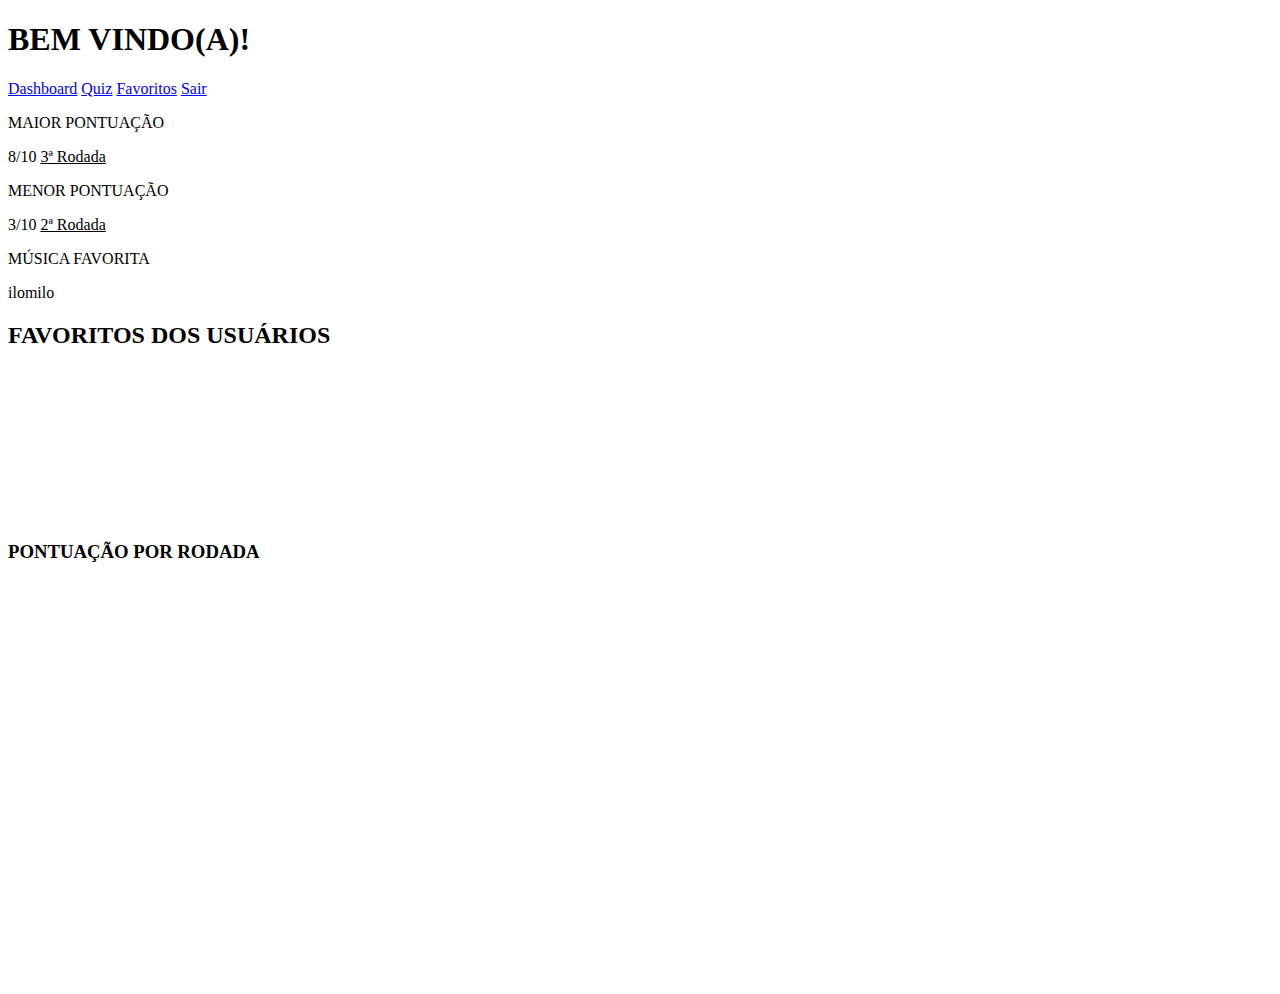
<file: public/teste.html>
<!DOCTYPE html>
<html lang="pt-BR">

<head>
    <meta charset="UTF-8">
    <meta name="viewport" content="width=device-width, initial-scale=1.0">
    <script src="http://www.chartjs.org/dist/2.7.1/Chart.js"></script>
    <script src="http://www.chartjs.org/samples/latest/utils.js"></script>
    <title> WWAFA | Dashboard</title>
</head>

<body>
    <div class="container">
        <div class="menu">
            <div>
                <h1>BEM VINDO(A)!</h1>
            </div>
            <div id="opcoes_menu" class="opcoes">
                <a href="dashboard.html">Dashboard</a>
                <a href="quiz.html">Quiz</a>
                <a href="formulario.html">Favoritos</a>
                <a href="index.html">Sair</a>
            </div>
        </div>

        <div class="dash">
            <div class="kpis">
                <div id="1" class="kpi1">
                    <p>MAIOR PONTUAÇÃO</p>
                    <span>8/10</span>
                    <u>3ª Rodada</u>
                </div>
                <div id="2" class="kpi2">
                    <p>MENOR PONTUAÇÃO</p>
                    <span>3/10</span>
                    <u>2ª Rodada</u>
                </div>
                <div id="3" class="kpi3">
                    <p>MÚSICA FAVORITA</p>
                    <span>ilomilo</span>
                </div>
                <div class="ranking">
                    <div class="favoritas">
                        <h2>FAVORITOS DOS USUÁRIOS</h2>
                        <section class="grank">
                            <canvas class="graficofav" id="grafico_favoritos"></canvas>
                        </section>
                    </div>
                </div>
            </div>
            <div class="graficos">
                <div class="pontuacao">
                    <h3>PONTUAÇÃO POR RODADA</h3>
                    <section class="gquiz">
                        <canvas id="grafico_quiz"></canvas>
                    </section>
                </div>
            </div>
        </div>
    </div>
</body>

</html>

<script>
    var contextoQuiz = document.getElementById('grafico_quiz').getContext('2d');
    contextoQuiz.canvas.width = 650;
    contextoQuiz.canvas.height = 400;
    var chave = new Chart(
        contextoQuiz,
        {
            type: 'bar',
            data: {
                labels: ['1', '2', '3', '4', '5', '6'],
                datasets: [{
                    label: 'Acertos por Rodada',
                    data: [9, 3, 5, 10, 4, 8],
                    type: 'bar',
                    borderColor: 'transparent',
                    backgroundColor: '#00ff2a',
                }]
            },
            options: {
                scales: {
                    xAxes: [{
                        distribution: 'series',
                        ticks: {
                            beginAtZero: true
                        }
                    }],
                    yAxes: [{
                        scaleLabel: {
                            display: true,
                        },
                        ticks: {
                            beginAtZero: true
                        }
                    }]
                },
                animation: {
                    duration: 0
                }
            }
        }
    );

    var contextoQuiz = document.getElementById('grafico_favoritos').getContext('2d');
    contextoQuiz.canvas.width = 200;
    contextoQuiz.canvas.height = 500;

    var chave = new Chart(
        contextoQuiz,
        {
            type: 'horizontalBar',
            data: {
                labels: ['!!!!!!!', 'bad guy', 'xanny', 'you should see me in a crown', 'all the good girls go to hell', 'wish you were gay', 'when the partys over', '8', 'my strange addiction', 'bury a friend', 'listen before i go', 'i love you', 'goodbye'],
                datasets: [{
                    label: 'Votos',
                    data: [9, 3, 5, 10, 4, 8, 1, 16, 6, 2, 7, 8, 13, 7],
                    borderColor: 'transparent',
                    backgroundColor: '#00ff2a',
                }],
            },
            options: {
                scales: {
                    xAxes: [{
                        ticks: {
                            beginAtZero: true,
                            display: false
                        }
                    }],
                    yAxes: [{
                        scaleLabel: {
                            display: true,
                        },
                        ticks: {
                            beginAtZero: true,
                            display: false
                        }
                    }]
                },
                animation: {
                    duration: 0
                },
                legend: {
                    display: false
                }
            }
        }
    );

</script>
</file>
<file: public/css/cadastro.css>
@import url('https://fonts.googleapis.com/css2?family=Poppins:ital,wght@0,100;0,200;0,300;0,400;0,500;0,600;0,700;0,800;0,900;1,100;1,200;1,300;1,400;1,500;1,600;1,700;1,800;1,900&family=Roboto+Mono:ital,wght@0,100..700;1,100..700&display=swap');

@font-face {
    font-family: 'wwafa';
    src: url(../fonts/Whenweallfallasleep-Regular.ttf)
}

body {
    margin: 0;
    padding: 0;
    font-family: "Roboto Mono", monospace;
    background-color: #030303;
}



/* MODALS DE ALERTA */

.contentmodal {
    background-color: #ffffffe7;
    color: #000000;
    margin: 20% auto;
    padding: 20px;
    width: 30%;
    display: flex;
    flex-direction: column;
    align-items: center;
    text-align: justify;
}

.modal1 {
    display: none;
    position: fixed;
    z-index: 10;
    left: 0;
    top: 0;
    width: 100%;
    height: 100%;
    overflow: auto;
    background-color: #554f4f91;
}

.modal2 {
    display: none;
    position: fixed;
    z-index: 10;
    left: 0;
    top: 0;
    width: 100%;
    height: 100%;
    overflow: auto;
    background-color: #554f4f91;
}


/* NAVBAR */

.navbar {
    background-color: #0303037e;
    height: 148px;
    width: 100%;
    padding: 0;
    margin: 0;
    box-shadow: 1px 0px 10rem #030303;
    position: fixed;
    font-size: 20px;
    display: flex;
    align-items: center;
    justify-content: space-around;
    list-style: none;
    z-index: 100;
}

.navbar a {
    color: #ffffff;
    text-decoration: none;
    cursor: pointer;

}

.navbar img {
    height: 90px;
    width: 400px;
    cursor: pointer;
}

.navbar img:hover {
    animation: blink 0.2s steps(2, end) 4;
}

@keyframes blink {
    0% {
        opacity: 1;
    }

    50% {
        opacity: 0;
    }

    100% {
        opacity: 1;
    }
}


.navbar li a:hover {
    color: #00ff2a;
    transition: all 0.3s;
}

#atual {
    color: #00ff2a;
}


/* TELA CADASTRO */

.cadastro {
    display: flex;
    width: 100%;
    height: 99.62vh;
}


/* PARTE DIREITA DA TELA */

.imagem-cadastro {
    width: 50%;
    display: flex;
    height: 100%;
}

.imagem-cover {
    width: 100%;
    height: 100%;
    object-fit: cover;
}

/* PARTE DIREITA DA TELA */

.container {
    display: flex;
    flex-direction: column;
    width: 40%;;
}

.titulo {
    display: flex;
    background-color: #030303;
    color: #FFFFFF;
    height: 26.5rem;
    justify-content: center;
    align-items: end;
    font-size: 35px;
    margin-bottom: -25px;
    margin-left: 200px;
}

.titulo h1 {
    font-family: wwafa;
    font-size: 65px;
    color: #ffffff;
    animation: blink 0.2s steps(2, end) 4;
}

@keyframes blink {
    0% {
        opacity: 1;
    }

    50% {
        opacity: 0;
    }

    100% {
        opacity: 1;
    }
}


.inputs_usuario {
    color: #FFFFFF;
    background-color: #030303;
    display: flex;
    display: flex;
    flex-direction: column;
    align-items: center;
    height: 50rem;
    gap: 15px;
    font-size: 20px;
    margin-left: 200px;

}

.campo span {
    display: flex;
    flex-direction: column;
    margin-bottom: 2px;
}


.campo input:not(:placeholder-shown) {
    background-color: #312f2f;
    color: #00ff2a;
    transition: all 0.3s;
    box-shadow: 1px 0px 18px rgb(255, 255, 255);
}

#input_nome,
#input_email,
#input_senha,
#input_confirmar_senha {
    width: 430px;
    height: 40px;
    border-radius: 2.5rem;
    border: none;
    margin-top: 4px;
    padding-left: 25px;
    outline: none;
    font-size: 15px;
}

#input_senha,
#input_confirmar_senha {
    width: 430px;
    height: 34px;
    padding-top: 10px;
}

.botao {
    font-family: "Roboto Mono", monospace;
    display: flex;
    width: 260px;
    height: 50px;
    margin-top: 15px;
    border-radius: 1rem;
    font-size: 20px;
    justify-content: center;
    align-items: center;
    border: none;
    background-color: #ffffffa8;
}

.botao:hover {
    background-color: #00ff2aa6;
    color: #FFFFFF;
    transition: all 0.5s;
    cursor: pointer;
}

/* GIT AGUARDAR */

.login_cadastro {
    display: flex;
    flex-direction: column;
    align-items: center;
    font-size: 16px;
    margin-top: -6px;
}

.login_cadastro a {
    color: #FFFFFF;
    animation: blink;
}


.login_cadastro a:hover {
    color: #00ff2a;
    transition: all 0.3s;
}

.loading-div {
    width: 90px;
    display: none;
}

.loading-div img {
    filter: invert(100%);
    height: 90px;
    width: 90px;
}

/* TELA LOGIN */

.login {
    display: flex;
    height: 100vh;
}

.container-login {
    display: flex;
    flex-direction: column;
    width: 50%;
 }

 .titulo-login {
    display: flex;
    background-color: #030303;
    color: #FFFFFF;
    width: 100%;
    height: 35rem;
    justify-content: center;
    align-items: end;
    font-size: 35px;
    margin-bottom: -25px;
}

.titulo-login h1 {
    font-family: wwafa;
    font-size: 65px;
    color: #ffffff;
    animation: blink 0.2s steps(2, end) 4;
}

.imagem-login {
    width: 50%;
    display: flex;
    height: 100%;
}

.imagem-cover {
    width: 100%;
    height: 100%;
    object-fit: cover;
}
</file>
<file: public/css/dashboard.css>
@import url('https://fonts.googleapis.com/css2?family=Poppins:ital,wght@0,100;0,200;0,300;0,400;0,500;0,600;0,700;0,800;0,900;1,100;1,200;1,300;1,400;1,500;1,600;1,700;1,800;1,900&family=Roboto+Mono:ital,wght@0,100..700;1,100..700&display=swap');



body {
    margin: 0;
    padding: 0;
    font-family: "Roboto Mono", monospace;
    background-color: #030303b0;
    background-image: url(../assets/fundo.png);
    overflow: hidden;
}


.container {
    display: flex;
    flex-direction: row;
}

.logo {
    display: flex;
    align-items: center;
    flex-direction: column;
}

.logo img {
    width: 140px;
    margin-top: 35px;
}

/* .logo img:hover {
    animation: blink 0.2s steps(2, end) 2;
    cursor: default;
}

@keyframes blink {
    0% {
        opacity: 1;
    }

    50% {
        opacity: 0;
    }

    100% {
        opacity: 1;
    }
} */

.dash {
    display: flex;
    width: 100%;
    height: auto;
    flex-direction: column;
    /* background-color: blueviolet; */
}

.pontuacao {
    /* background-color: yellowgreen; */
    height: 34vw;
    width: 70%;
    display: flex;
    justify-content: center;
    align-items: center;
    flex-direction: column;
}

.pontuacao h3 {
    font-size: 25px;
    color: #ffffff;
}

.graficos {
    display: flex;
    flex-direction: row;
    margin-top: 35px;
    justify-content: center;
    margin-right: 5rem;
}

.gquiz {
    /* background-color: yellow; */
    background-color: #ffffff2f;
    border-radius: 2%;
    width: 45vw;
}

.graficofav {
    display: flex;
    height: 450px;
    width: 246px;
}

.kpis {
    display: flex;
    /* background-color: aqua; */
    width: 100%;
    height: 12rem;
    padding: 15px;
    gap: 3px;
}

.kpis p {
    color: #ffffff;
    font-size: 19px;
}

.kpis span {
    font-size: 48px;
    color: #00ff2a;
}

.kpis u {
    margin-top: 5px;
    color: #ffffffe6;
}

.grank {
    margin-top: 0.5rem;
    background-color: #ffffff2f;
    width: 21vw;
    height: 530px;
    border-radius: 1.7%;
    color: #ffffff;
    justify-content: center;
}

.ranking {
    margin-top: 1.52rem;
    display: flex;
    text-align: center;
    flex-direction: column;
}

.ranking h2 {
    color: #ffffff;

}

.ranking a {
    font-size: 18px;
    display: flex;
    flex-direction: column;
    margin: 22px;
}

.menu {
    background-color: #030303;
    color: #ffffff;
    height: 48.6vw;
    width: 21vw;
    display: flex;
    flex-direction: column;
}

.menu h1 {
    margin-top: 3rem;
    text-align: center;
    font-size: 30px;
}

.menu h1:hover {
    color: #00ff2a;
    transition: all 0.5s;
    cursor: default;
}

.opcoes {
    display: flex;
    flex-direction: column;
    margin-top: 6.5rem;
    gap: 3.5rem;
}

.opcoes a {
    height: 50px;
    color: #ffffff;
    text-decoration: none;
    cursor: pointer;
    display: flex;
    justify-content: center;
    align-items: center;
}

.opcoes .sair {
    margin-top: 1.2rem;
}

.opcoes a:hover {
    background-color: #00ff2a;
    color: #000000;
    transition: all 0.5s;
}

.kpi1 {
    /* background-color: pink; */
    background-color: #ffffff2f;
    width: 15vw;
    height: 13rem;
    margin: 10px;
    border-radius: 5%;
    display: flex;
    text-align: center;
    flex-direction: column;
}

.kpi2 {
    /* background-color: red; */
    background-color: #ffffff2f;
    width: 15vw;
    height: 13rem;
    margin: 10px;
    border-radius: 5%;
    display: flex;
    text-align: center;
    flex-direction: column;
}

.kpi3 {
    /* background-color: red; */
    background-color: #ffffff2f;
    width: 15vw;
    height: 13rem;
    margin: 10px;
    border-radius: 5%;
    display: flex;
    text-align: center;
    flex-direction: column;
}

.kpi4 {
    /* background-color: purple; */
    background-color: #ffffff2f;
    width: 15vw;
    margin: 10px;
    height: 13rem;
    border-radius: 5%;
    display: flex;
    text-align: center;
    flex-direction: column;
}

.kpi4 span {
    margin-top: 14px;
    font-size: 28px;
}

.kpi4 u {
    margin-top: 18px;
}

.kpi5 {
    /* background-color: purple; */
    background-color: #ffffff2f;
    width: 15vw;
    height: 13rem;
    margin: 10px;
    border-radius: 5%;
    display: flex;
    text-align: center;
    flex-direction: column;
}

.kpi5 span {
    font-size: 28px;
    display: flex;
    justify-content: center;
    margin-top: 18px;
}




/* QUIZ */
.container-quiz {
    display: flex;
    align-items: center;
    justify-content: center;
    width: 80%;
}

.quiz {
    display: flex;
    flex-direction: column;
    justify-content: center;
    align-items: center;
}

.quiz h1 {
    font-size: 50px;
    color: #00ff2a;
    margin-bottom: 70px;
    text-align: center;
}

.quiz button {
    height: 60px;
    width: 30rem;
    font-size: 25px;
    background-color: #ffffff55;
    color: #ffffff;
    border: none;
    border-radius: 50px;
}

.quiz button:hover {
    background-color: #ffffffd0;
    color: #000000;
    cursor: pointer;
    transition: all 0.5s;
}

.quiz p {
    color: #ffffff;
    display: flex;
    font-size: 30px;
    justify-content: center;
    text-align: center;
}

.quiz a {
    color: #ffffff;
    display: flex;
    font-size: 30px;
    justify-content: center;
    text-align: center;
    padding-bottom: 40px;
    text-decoration: none;
}

.quiz a:hover {
    color: #00ff2a90;
    transition: all 0.5s;
}

.perguntas_quiz {
    color: #ffffff;
    display: flex;
    font-size: 30px;
    justify-content: center;
    text-align: center;
    padding-bottom: 40px;
}

.respostas_quiz {
    display: flex;
    flex-direction: column;
    gap: 9px;
}


/* VOTAÇÃO FORMULÁRIO */
.formulario {
    display: flex;
    flex-direction: column;
    justify-content: center;
    color: #ffffff;
    padding: 22rem;
    position: relative;
}

.formulario h1 {
    font-size: 30px;
    text-align: center;
}

.formulario select {
    background-color: #ffffff6c;
    cursor: pointer;
    height: 45px;
    margin-top: 10px;
    border-color: transparent;
    outline: 0;
    display: flex;
    font-size: 20px;
    text-align: center;
}

.formulario select:hover {
    background-color: #ffffff39;
    transition: all 0.5s;   
}

.formulario button {
    height: 50px;
    background-color: #ffffffb0;
    color: #ffffff;
    cursor: pointer;
    border-color: transparent;
    outline: 0;
    font-size: 20px;
    font-family: "Roboto Mono", monospace;
}

.formulario button:hover {
    background-color: #00ff2a;
    color: #000000;
    transition: all 0.5s;   
}


.mensagem {
    background-color: #ffffff;
    color: #000000;
    height: 3rem;
    display: flex;
    justify-content: center;
    align-items: center;
    margin-top:15px;
}

.blohsh-container {
    position: relative;
    display: inline-block;
    cursor: pointer;
}

.tooltip {
    visibility: hidden;
    width: 250px;
    background-color: #ffffffb7; 
    color: #000000;
    text-align: center;
    border-radius: 9px;
    padding: 10px;
    position: absolute;
    z-index: 1;
    top: 50%;
    left: 80%; 
    margin-left: 10px;
    transform: translateY(-50%);
    opacity: 100;
    transition: opacity 0.3s;
}

.blohsh-container:hover .tooltip {
    visibility: visible;
    opacity: 1;
}

#p_usuario {
    color: #008216;
}

.tooltip a {
    text-decoration: none;
    color: #008216;
}

.tooltip a:hover {
    text-decoration: none;
    color: #00ff2a;
    background-color: #000000;
    transition: all 0.4s;
}
</file>
<file: public/css/sobre.css>
@import url('https://fonts.googleapis.com/css2?family=Poppins:ital,wght@0,100;0,200;0,300;0,400;0,500;0,600;0,700;0,800;0,900;1,100;1,200;1,300;1,400;1,500;1,600;1,700;1,800;1,900&family=Roboto+Mono:ital,wght@0,100..700;1,100..700&display=swap');
* {
    scroll-behavior: smooth;
}


body {
    margin: 0;
    padding: 0;
    font-family: "Roboto Mono", monospace;
    color: #ffffff;
    background-color: #030303;
}

.navbar {
    background-color: #0303037e;
    height: 148px;
    width: 100%;
    padding: 0;
    margin: 0;
    box-shadow: 1px 0px 10rem #030303;
    position: fixed;
    font-size: 20px;
    display: flex;
    align-items: center;
    justify-content: space-around;
    list-style: none;
    z-index: 100;
}

.navbar a {
    color: #ffffff;
    text-decoration: none;
    cursor: pointer;
}

.navbar img {
    height: 90px;
    width: 400px;
    cursor: pointer;
}

.navbar img:hover {
    animation: blink 0.2s steps(2, end) 4;
}

@keyframes blink {
    0% {
        opacity: 1;
    }

    50% {
        opacity: 0;
    }

    100% {
        opacity: 1;
    }
}

.navbar li a:hover {
    color: #00ff2a;
    transition: all 0.3s;
}

.telaUm {
    width: 100%;
    height: 930px;
    display: flex;
    align-items: center;
    justify-content: center;
}

.telaUm .container {
    width: 100%;
    height: 58rem;
    display: flex;
    flex-direction: row;
}

.texto_billie {
    width: 120%;
    display: flex;
    padding-left: 50px;
    padding: 60px;
    flex-direction: column;
    justify-content: center;
}

.texto_billie h1 {
    font-size: 40px;
}

.texto_billie p {
    font-size: 18px;
}

.imagem_billie {
    width: 80%;
    padding: 30px;
    display: flex;
    position: relative;
    align-items: center;
}

.img_billie {
    width: 100%;
    height: 100%;
    object-fit: cover;
    position: absolute;
    top: 15;
    left: 0;
    opacity: 1;
    transition: opacity 0.5s ease-in-out;
}

.img_billie_hover {
    width: 100%;
    height: 100%;
    object-fit: cover;
    position: absolute;
    top: 15;
    left: 0;
    opacity: 0;
    transition: opacity 0.5s ease-in-out;
}

.imagem_billie:hover .img_billie {
    opacity: 0;
}

.imagem_billie:hover .img_billie_hover {
    opacity: 1;
}



.telaDois {
    width: 100%;
    height: 930px;
    display: flex;
    align-items: center;
}

.telaDois .container {
    width: 100%;
    height: 58rem;
    display: flex;
    flex-direction: row;
}

.imagem_ODSUm {
    width: 80%;
    display: flex;
    align-items: center;
    justify-content: center;
}

.img_ODS1 {
    width: 80%;
    object-fit: cover;
    border-radius: 6%;
}

.imagem_ODSUm img {
    animation: bouge 3s infinite alternate-reverse;
}

@keyframes bouge {
    from {
        transform: translateY(1px);
    }

    to {
        transform: translateY(30px);
    }
}

.texto_ODSUm {
    width: 120%;
    display: flex;
    padding-right: 50px;
    align-items: end;
    padding: 60px;
    text-align: end;
    flex-direction: column;
    justify-content: center;
}

.texto_ODSUm h1 {
    font-size: 40px;
}

.texto_ODSUm p {
    font-size: 18px;
}




.telaTres {
    width: 100%;
    height: 930px;
    display: flex;
    align-items: center;
    justify-content: center;
}

.telaTres .container {
    width: 100%;
    height: 58rem;
    display: flex;
    flex-direction: row;
}

.texto_ODSDois {
    width: 120%;
    display: flex;
    padding: 50px;
    flex-direction: column;
    justify-content: center;
}
.texto_ODSDois h1 {
    font-size: 40px;
}

.texto_ODSDois p {
    font-size: 18px;
}


.imagem_ODSDois {
    width: 80%;
    display: flex;
    align-items: center;
    justify-content: center;
}

.img_ODS2 {
    width: 80%;
    object-fit: cover;
    border-radius: 6%;
}

.imagem_ODSDois img {
    animation: bouge 3s infinite alternate-reverse;
}

@keyframes bouge {
    from {
        transform: translateY(1px);
    }

    to {
        transform: translateY(30px);
    }
}





.telaQuatro {
    width: 100%;
    height: 930px;
    display: flex;
    align-items: center;
    justify-content: center;
}

.telaQuatro .container {
    width: 100%;
    height: 58rem;
    display: flex;
    flex-direction: row;
}

.imagem_ODSTres {
    width: 80%;
    display: flex;
    align-items: center;
    justify-content: center;
}

.img_ODS3 {
    width: 80%;
    object-fit: cover;
    border-radius: 6%;
}

.imagem_ODSTres img {
    animation: bouge 3s infinite alternate-reverse;
}

@keyframes bouge {
    from {
        transform: translateY(1px);
    }

    to {
        transform: translateY(30px);
    }
}

.texto_ODSTres {
    width: 120%;
    display: flex;
    padding-right: 50px;
    align-items: end;
    padding: 60px;
    text-align: end;
    flex-direction: column;
    justify-content: center;
}

.texto_ODSTres h1 {
    font-size: 40px;
}

.texto_ODSTres p {
    font-size: 18px;
}




.telaCinco {
    width: 100%;
    height: 930px;
    display: flex;
    align-items: center;
    justify-content: center;
}

.telaCinco .container {
    width: 100%;
    height: 58rem;
    display: flex;
    flex-direction: row;
}

.texto_ODSQuatro {
    width: 120%;
    display: flex;
    padding: 50px;
    flex-direction: column;
    justify-content: center;
}

.texto_ODSQuatro h1 {
    font-size: 40px;
}

.texto_ODSQuatro p {
    font-size: 18px;
}


.imagem_ODSQuatro {
    width: 80%;
    display: flex;
    align-items: center;
    justify-content: center;
}

.img_ODS4 {
    width: 80%;
    object-fit: cover;
    border-radius: 6%;
}

.imagem_ODSQuatro img {
    animation: bouge 3s infinite alternate-reverse;
}

@keyframes bouge {
    from {
        transform: translateY(1px);
    }

    to {
        transform: translateY(30px);
    }
}


.telaSeis {
    width: 100%;
    height: 930px;
    display: flex;
    align-items: center;
    justify-content: center;
}

.telaSeis .container {
    width: 100%;
    height: 58rem;
    display: flex;
    flex-direction: row;
}

.imagem_blohsh {
    width: 50%;
    display: flex;
    align-items: center;
    justify-content: center;
    flex-direction: column;
}

.carrossel_blohsh {
    width: 80%;
    overflow: hidden;
    position: relative;
    align-items: center;
    display: flex;
}

/* Estiliza o contêiner das imagens do carrossel */
.carrossel_imagens {
    display: flex;
    animation: slide 25s infinite;
}

/* Estiliza cada item do carrossel */
.carrossel-item {
    width: 100%;
    flex-shrink: 0;
    text-align: center;
}

/* Estiliza cada imagem do carrossel */
.carrossel-item img {
    width: 70%;
}

/* Estiliza o texto abaixo de cada imagem */
.carrossel-item h1 {
    margin: 0;
    padding: 10px;
}

/* Animação do carrossel */
@keyframes slide {
    0% { transform: translateX(0); }
    16.67% { transform: translateX(0); }
    20% { transform: translateX(-100%); }
    36.67% { transform: translateX(-100%); }
    40% { transform: translateX(-200%); }
    56.67% { transform: translateX(-200%); }
    60% { transform: translateX(-300%); }
    76.67% { transform: translateX(-300%); }
    80% { transform: translateX(-400%); }
    96.67% { transform: translateX(-400%); }
    100% { transform: translateX(0); }
}


.texto_blohsh {
    width: 120%;
    display: flex;
    padding-right: 50px;
    align-items: end;
    padding: 60px;
    text-align: end;
    flex-direction: column;
    justify-content: center;
}

.texto_blohsh h1 {
    font-size: 40px;
}

.texto_blohsh p {
    font-size: 18px;
}

.opnav {
    display: flex;
    gap: 10rem;
}


.nomeUsuario b {
    color: #00ff2a;
}

.nomeUsuario:hover {
    cursor: default;
}
</file>
